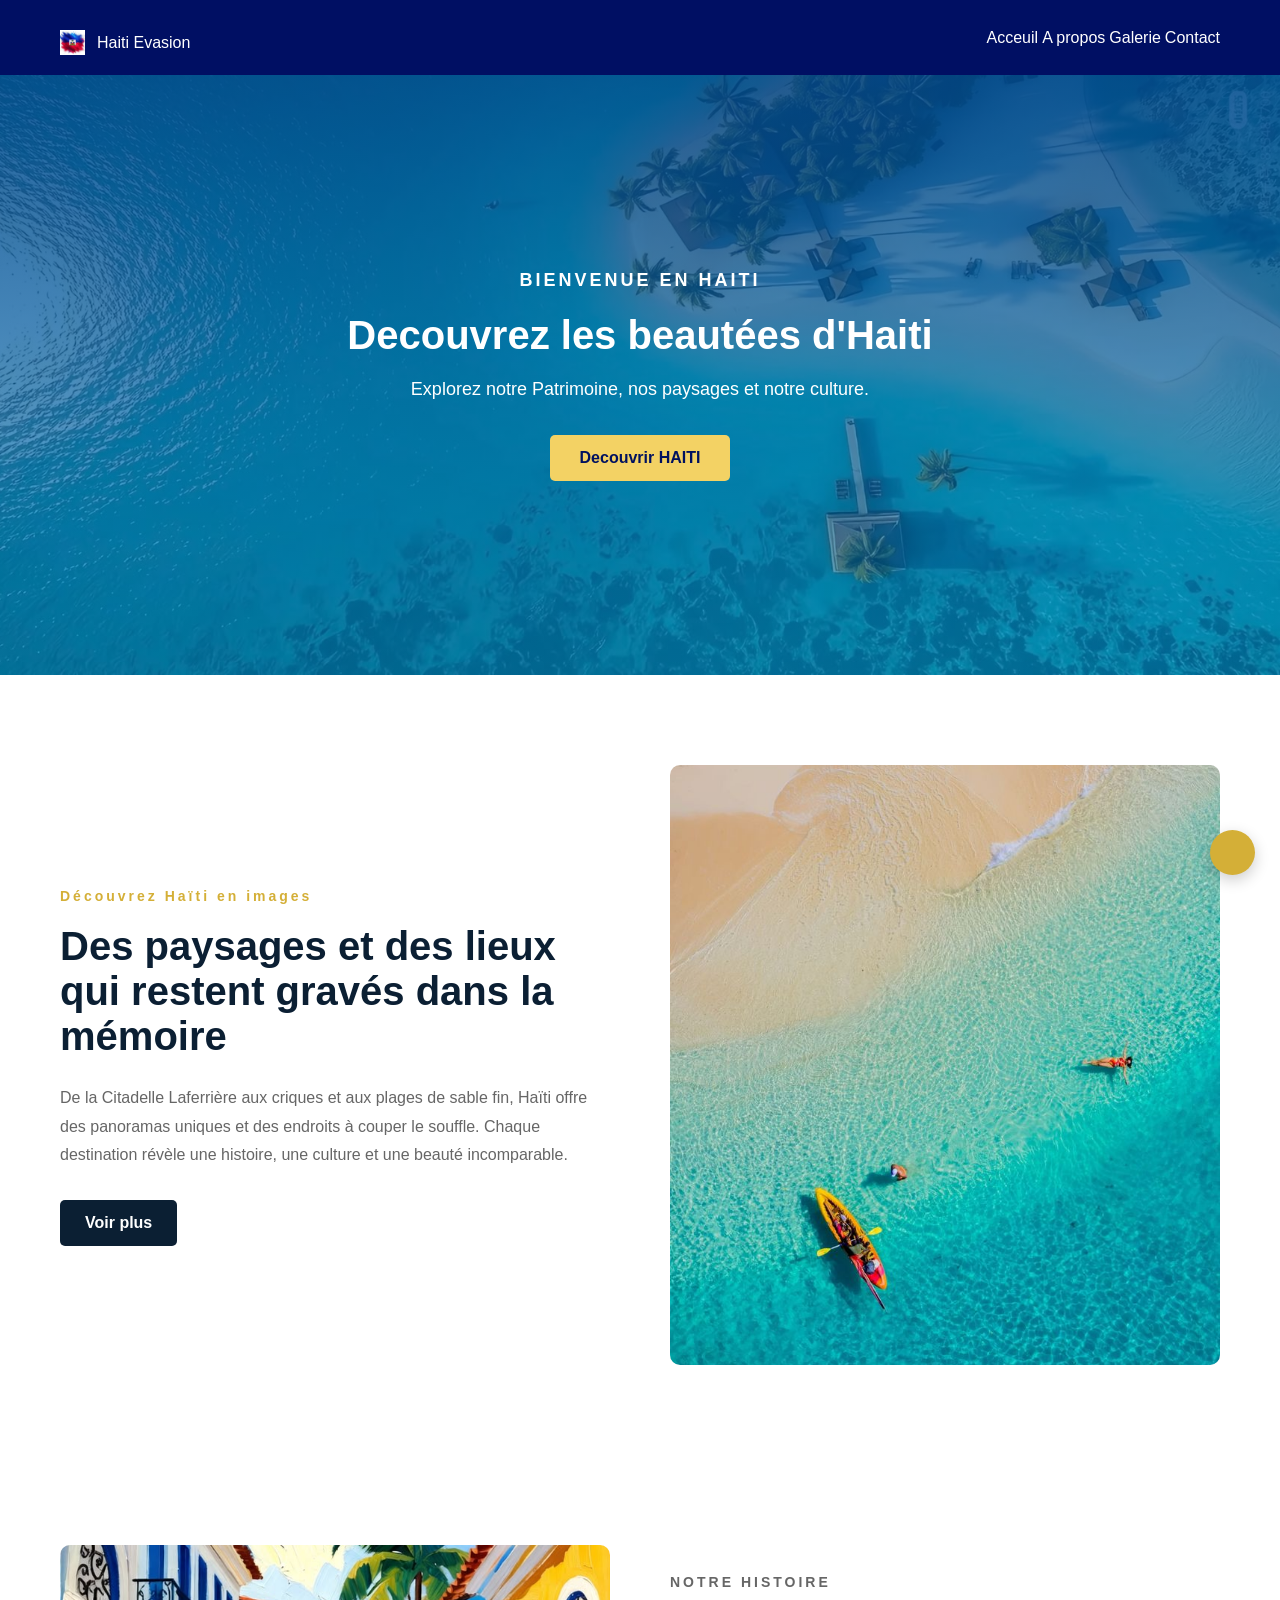
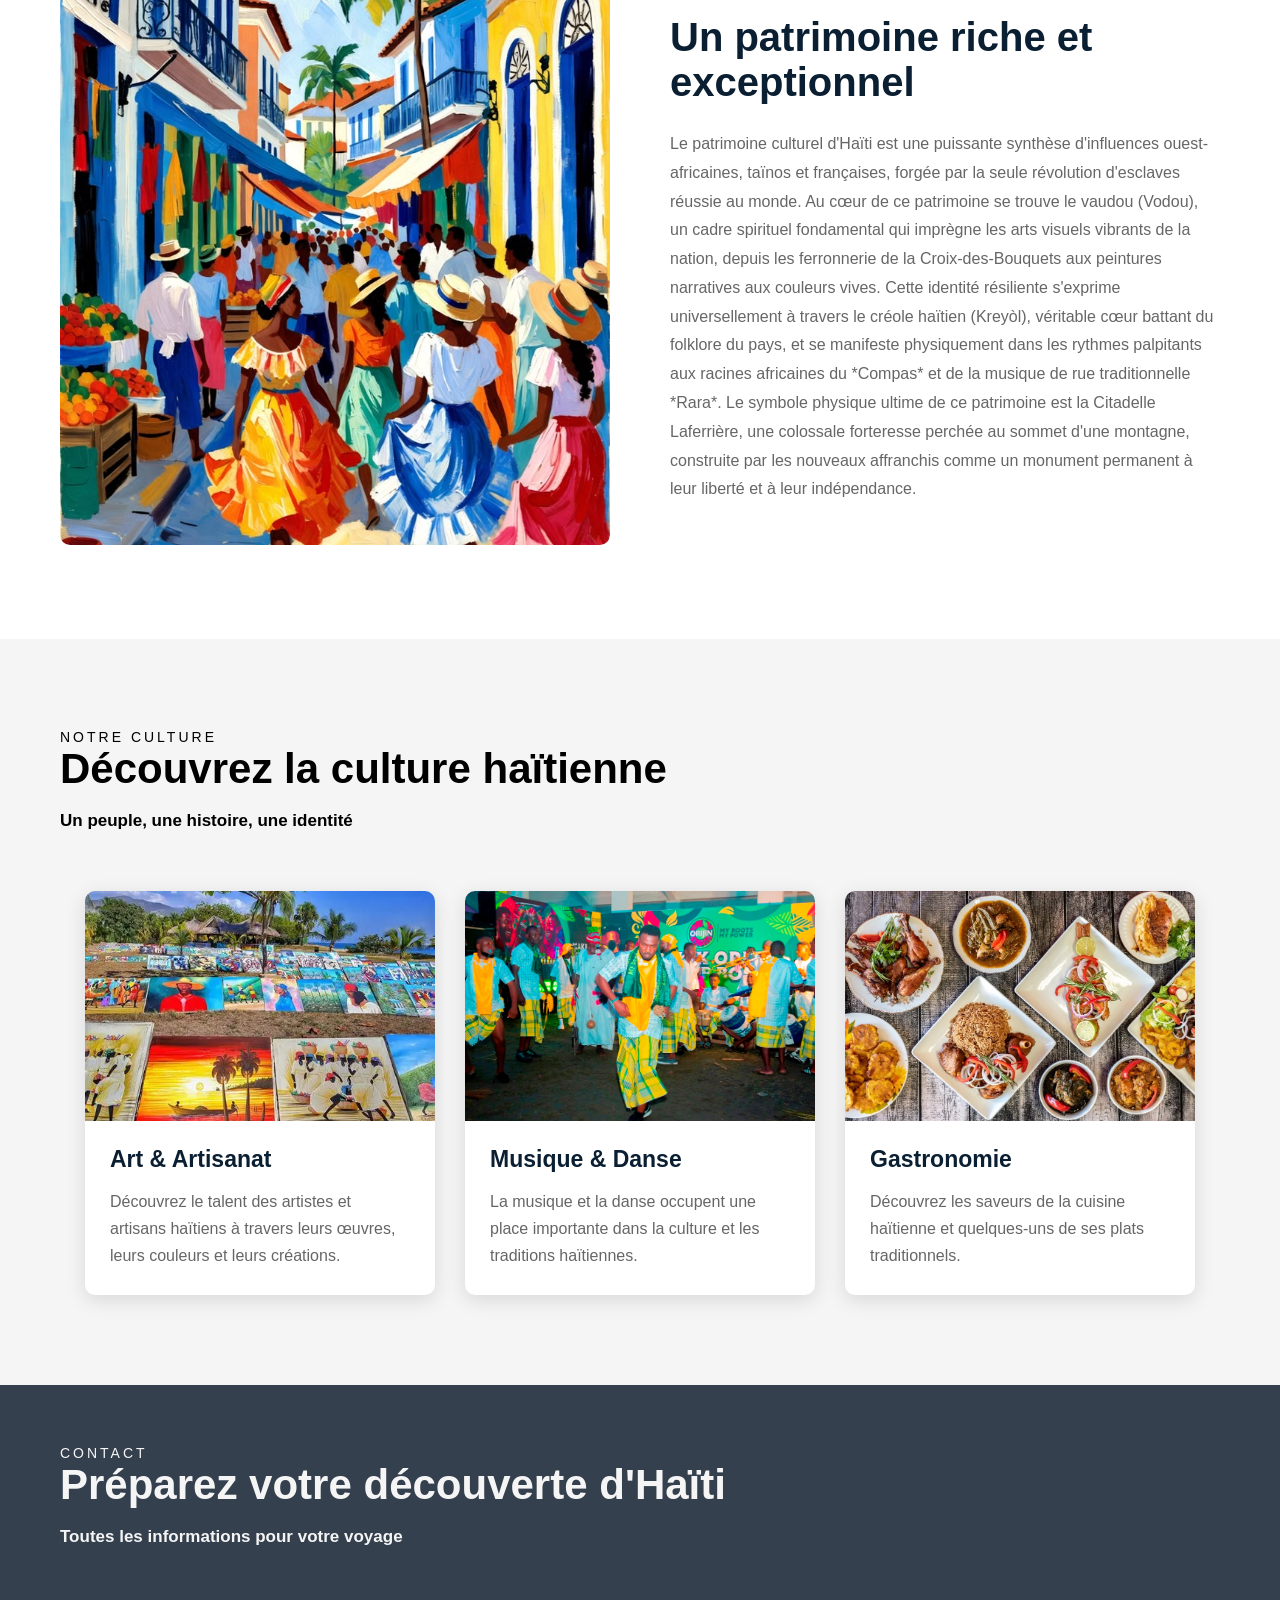
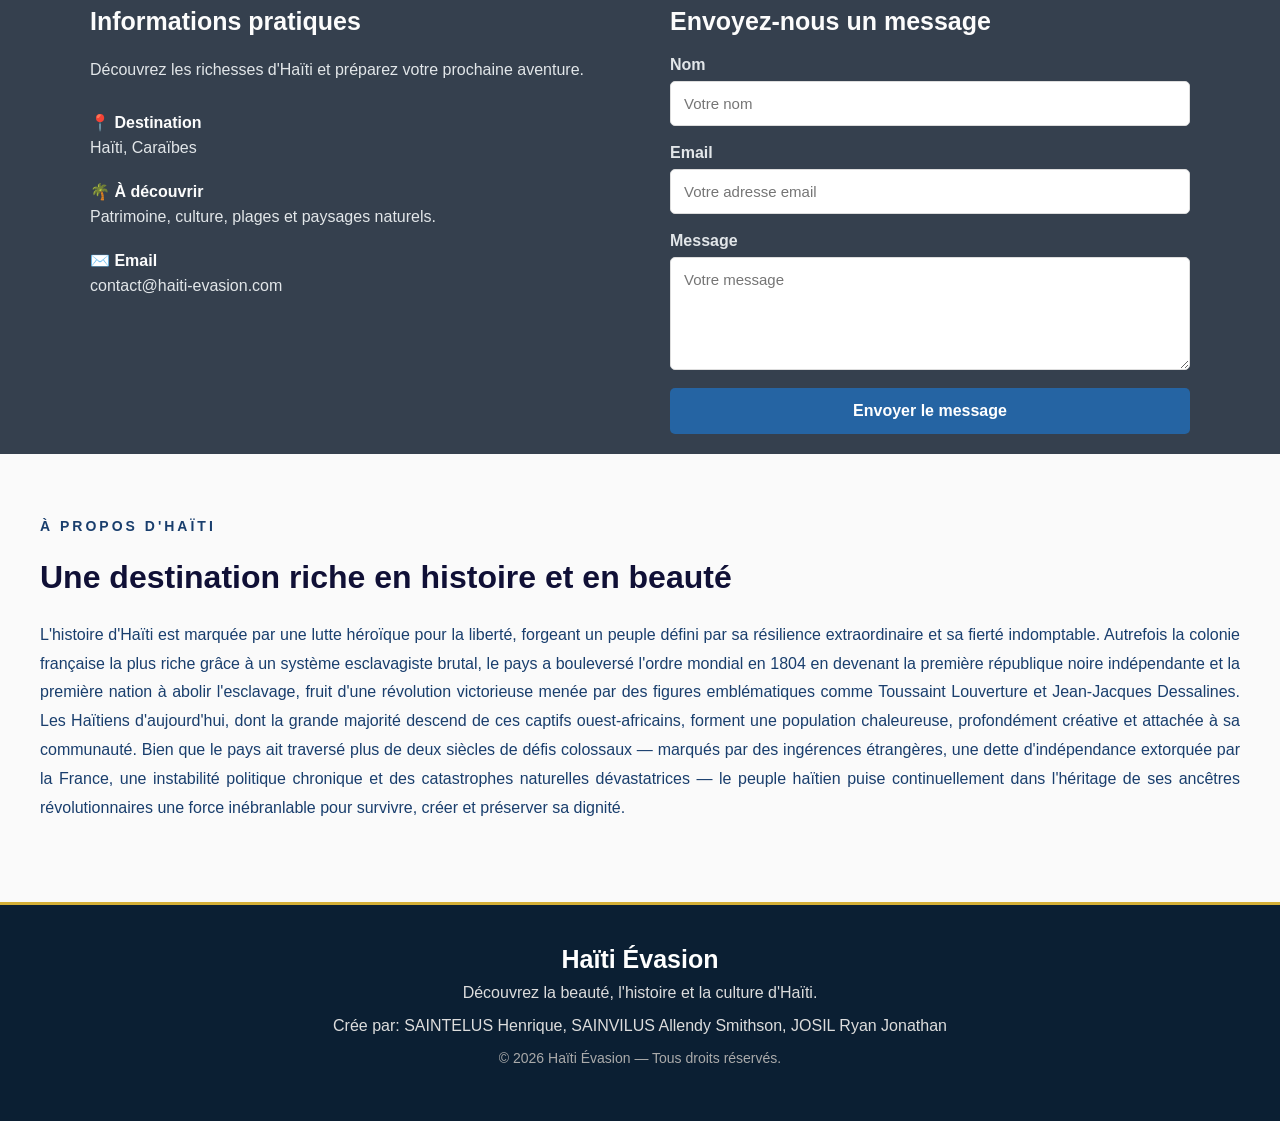
<file: index.html>
<!DOCTYPE html>
<html lang="fr">
<head>
    <meta charset="UTF-8">
    <meta name="viewport" content="width=device-width, initial-scale=1.0">
    <title>Haiti Evasion</title>

    <link rel="stylesheet" href="style.css">
</head>
<body>
    <!-- Barre de navigation-->
     <header>
        <nav class="navbar">
            <div id="logo">
                <img src="pics/imageslg.jpg" alt="">
                <p id="hti"> Haiti Evasion</p>
            </div>

            <div class="nav-links">
                <p><a href="#acceuil">Acceuil</a></p>
                <!--<p><a href="#Destinations">Destinations</a></p>-->
               <!-- <p><a href="#Patrimoine">Patrimoine</a></p>-->
                <!--<p><a href="#culture">Culture</a></p>-->
                <p><a href="#about">A propos</a></p>
                <p><a href="galery.html">Galerie</a></p>
                <p><a href="#contact">Contact</a></p>
            </div>

        </nav>
     </header>
     <!-- Contenu temporaire-->
      <main>

        <section id="acceuil" class="hero">
            <div class="hero-content">
                <p class="hero-small">BIENVENUE EN HAITI</p>

    <h1> Decouvrez les beautées d'Haiti</h1>

    <p>Explorez notre Patrimoine, nos paysages et notre culture.</p>
    <a href="part.html" class="hero-button"> Decouvrir HAITI</a>
    
    </div>
    </section>

    <!-- Section Destinations -->
<section id="destinations" class="destinations">

   
    <div class="destinations-container">
        <div class="destinations-content">
            <p class="patrimoine-small">
                Découvrez Haïti en images
            </p>

            <h2>Des paysages et des lieux qui restent gravés dans la mémoire</h2>
            <p>
                De la Citadelle Laferrière aux criques et aux plages de sable fin,
                Haïti offre des panoramas uniques et des endroits à couper le souffle.
                Chaque destination révèle une histoire, une culture et une beauté incomparable.
            </p>
            <a href="galery.html" class="patrimoine-button">Voir plus</a>
        </div>

        <div class="destinations-image">
            <img src="gal_pics/HAITI 🇭🇹.jpg" alt="Vue d'Haïti">
        </div>
    </div>

</section>

<!-- =========================
     SECTION PATRIMOINE
     ========================= -->

<section id="patrimoine" class="patrimoine">

    <div class="patrimoine-container">

        <!-- Image -->

        <div class="patrimoine-image">

            <img
                src="Streets of Rhythm.jpg"
                alt="Palais Sans-Souci"
            >

        </div>


        <!-- Texte -->

        <div class="patrimoine-content">

            <p class="patrimoine-small">
                NOTRE HISTOIRE
            </p>

            <h2>
                Un patrimoine riche et exceptionnel
            </h2>

            <p>
               Le patrimoine culturel d'Haïti est une puissante synthèse d'influences ouest-africaines, taïnos et françaises, forgée par la seule révolution d'esclaves réussie au monde. Au cœur de ce patrimoine se trouve le vaudou (Vodou), un cadre spirituel fondamental qui imprègne les arts visuels vibrants de la nation, depuis les ferronnerie de la Croix-des-Bouquets aux peintures narratives aux couleurs vives. Cette identité résiliente s'exprime universellement à travers le créole haïtien (Kreyòl), véritable cœur battant du folklore du pays, et se manifeste physiquement dans les rythmes palpitants aux racines africaines du *Compas* et de la musique de rue traditionnelle *Rara*. Le symbole physique ultime de ce patrimoine est la Citadelle Laferrière, une colossale forteresse perchée au sommet d'une montagne, construite par les nouveaux affranchis comme un monument permanent à leur liberté et à leur indépendance.
            </p>

            <!--<a href="#destinations" class="patrimoine-button">-->

        </div>

    </div>

</section>

<!-- =========================
     SECTION CULTURE
     ========================= -->

<section id="culture" class="culture">

    <div class="section-title">

        <p>
            NOTRE CULTURE
        </p>

        <h2>
            Découvrez la culture haïtienne
        </h2>

        <span></span>

        <h3>
            Un peuple, une histoire, une identité
        </h3>

    </div>


    <div class="culture-container">


        <!-- CARTE 1 -->

        <div class="culture-card">

            <img
                src="art.jpg"
                alt="Art et artisanat haïtien"
            >

            <div class="culture-content">

                <h3>
                    Art & Artisanat
                </h3>

                <p>
                    Découvrez le talent des artistes et
                    artisans haïtiens à travers leurs œuvres,
                    leurs couleurs et leurs créations.
                </p>

            </div>

        </div>


        <!-- CARTE 2 -->

        <div class="culture-card">

            <img
                src="musique.jpg"
                alt="Musique et danse haïtienne"
            >

            <div class="culture-content">

                <h3>
                    Musique & Danse
                </h3>

                <p>
                    La musique et la danse occupent une place
                    importante dans la culture et les traditions
                    haïtiennes.
                </p>

            </div>

        </div>


        <!-- CARTE 3 -->

        <div class="culture-card">

            <img
                src="gastronomie.jpg"
                alt="Gastronomie haïtienne"
            >

            <div class="culture-content">

                <h3>
                    Gastronomie
                </h3>

                <p>
                    Découvrez les saveurs de la cuisine
                    haïtienne et quelques-uns de ses plats
                    traditionnels.
                </p>

            </div>

        </div>


    </div>

</section>
<!-- fin de Culture -->





<!-- CONTACT -->

<section id="contact" class="contact">

    <!-- ton code Contact ici -->

</section>

<!-- =========================
     SECTION CONTACT
     ========================= -->

<section id="contact" class="contact">

    <div class="s">

        <p>
            CONTACT
        </p>

        <h2>
            Préparez votre découverte d'Haïti
        </h2>

        <span></span>

        <h3>
            Toutes les informations pour votre voyage
        </h3>

    </div>


    <div class="contact-container">


        <!-- INFORMATIONS -->

        <div class="contact-info">

            <h3>
                Informations pratiques
            </h3>

            <p>
                Découvrez les richesses d'Haïti et
                préparez votre prochaine aventure.
            </p>

            <div class="info-item">

                <h4>
                    📍 Destination
                </h4>

                <p>
                    Haïti, Caraïbes
                </p>

            </div>


            <div class="info-item">

                <h4>
                    🌴 À découvrir
                </h4>

                <p>
                    Patrimoine, culture, plages et
                    paysages naturels.
                </p>

            </div>


            <div class="info-item">

                <h4>
                    ✉️ Email
                </h4>

                <p>
                    contact@haiti-evasion.com
                </p>

            </div>

        </div>


        <!-- FORMULAIRE -->

        <div class="contact-form">

            <h3>
                Envoyez-nous un message
            </h3>

            <form>

                <label for="nom">
                    Nom
                </label>

                <input
                    type="text"
                    id="nom"
                    placeholder="Votre nom"
                >


                <label for="email">
                    Email
                </label>

                <input
                    type="email"
                    id="email"
                    placeholder="Votre adresse email"
                >


                <label for="message">
                    Message
                </label>

                <textarea
                    id="message"
                    rows="5"
                    placeholder="Votre message"
                ></textarea>


                <button type="submit">
                    Envoyer le message
                </button>

            </form>

        </div>


    </div>

</section>


<!-- SECTION À PROPOS -->

<section id="about"    class="about">

    <div class="about-container">

        <div class="about-content">

            <p class="about-small">À PROPOS D'HAÏTI</p>

            <h2>Une destination riche en histoire et en beauté</h2>


            <p>
                L'histoire d'Haïti est marquée par une lutte héroïque pour la liberté, forgeant un peuple défini par sa résilience extraordinaire et sa fierté indomptable. Autrefois la colonie française la plus riche grâce à un système esclavagiste brutal, le pays a bouleversé l'ordre mondial en 1804 en devenant la première république noire indépendante et la première nation à abolir l'esclavage, fruit d'une révolution victorieuse menée par des figures emblématiques comme Toussaint Louverture et Jean-Jacques Dessalines. Les Haïtiens d'aujourd'hui, dont la grande majorité descend de ces captifs ouest-africains, forment une population chaleureuse, profondément créative et attachée à sa communauté. Bien que le pays ait traversé plus de deux siècles de défis colossaux — marqués par des ingérences étrangères, une dette d'indépendance extorquée par la France, une instabilité politique chronique et des catastrophes naturelles dévastatrices — le peuple haïtien puise continuellement dans l'héritage de ses ancêtres révolutionnaires une force inébranlable pour survivre, créer et préserver sa dignité.
            </p>

            <!--<a href="#destinations" class="about-button">
                Explorer Haïti
            </a>-->

        </div>

        <!--<div class="about-image">

            <img src="citadelle.jpg" alt="Paysage historique d'Haïti">

        </div>-->

    </div>

</section>
<!--Fin a propos-->
<!-- POURQUOI VISITER HAÏTI 

<section class="why-haiti">

    <div class="section-title">
        <p>POURQUOI HAÏTI ?</p>
        <h2>Une destination à découvrir</h2>
        <span></span>
        <h3>Découvrez ce qui rend Haïti unique</h3>
    </div>

    <div class="why-container">

        <div class="why-card">
            <div class="why-icon">🏛️</div>
            <h3>Patrimoine</h3>
            <p>
                Découvrez des monuments historiques
                qui témoignent de l'histoire d'Haïti.
            </p>
        </div>

        <div class="why-card">
            <div class="why-icon">🌴</div>
            <h3>Paysages</h3>
            <p>
                Explorez des plages, des montagnes,
                des cascades et des sites naturels.
            </p>
        </div>
    </div>
    </section>-->
    <!-- GALERIE 

<section id="galerie" class="galerie">

    <div class="section-title">
        <p>GALERIE</p>
        <h2>Découvrez Haïti en images</h2>
        <span></span>
        <h3>Quelques paysages et trésors de notre pays</h3>
    </div>

   <!--<div class="galerie-container">

        <div class="galerie-item">
            <img src="plage haitienne.jpg" alt="Citadelle Laferrière">
        </div>

        <div class="galerie-item">
            <img src="hotel.jacmel.jpg" alt="hotel jacmel">
        </div>

        <div class="galerie-item">
            <img src="saut.jpg" alt="Bassin Bleu">
        </div>

        <div class="galerie-item">
            <img src="paysage montageuse.jpg" alt="citadelle">
        </div>

        <div class="galerie-item">
            <img src="OIP (1).jpg" alt="Musique haïtienne">
        </div>

        <div class="galerie-item">
            <img src="gastronomie.jpg" alt="Gastronomie haïtienne">
        </div>
        <div class="galerie-item">
            <img src="touris.jpg" alt="touris">
        </div>
        
        <div class="galerie-item">
            <img src="tyty.jpg" alt="touris">
        </div>

    </div>-->

</section>
      </main>


 <!-- =========================
     FOOTER
     ========================= -->

<footer>

    <div class="footer-content">

        <h3>
            Haïti Évasion
        </h3>

        <p>
            Découvrez la beauté, l'histoire et
            la culture d'Haïti.
        </p>

        <p>
            Crée par: SAINTELUS Henrique, SAINVILUS Allendy Smithson, JOSIL Ryan Jonathan
        </p>

        <p class="copyright">
            © 2026 Haïti Évasion — Tous droits réservés.
        </p>

    </div>


</footer>

<a href="#acceuil"  class="back-to-top"></a>

    

</body>
</html>
</file>
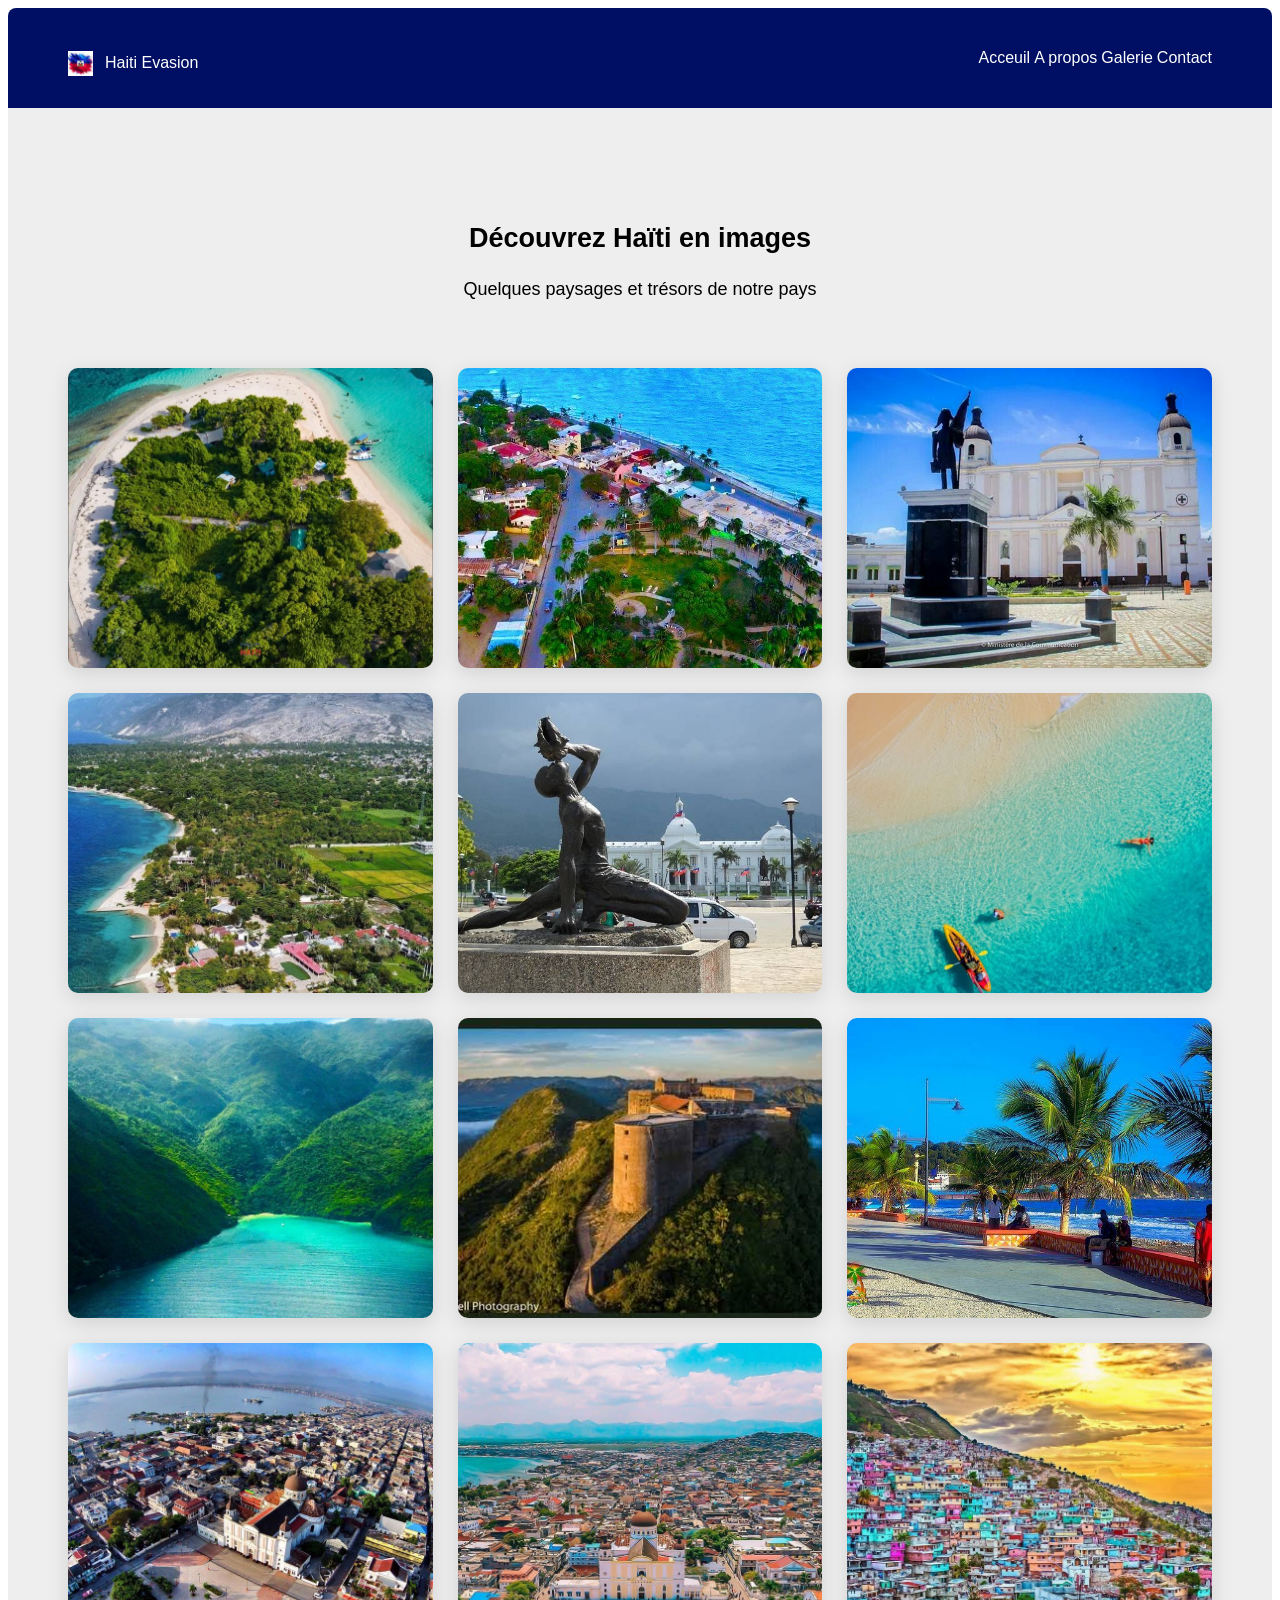
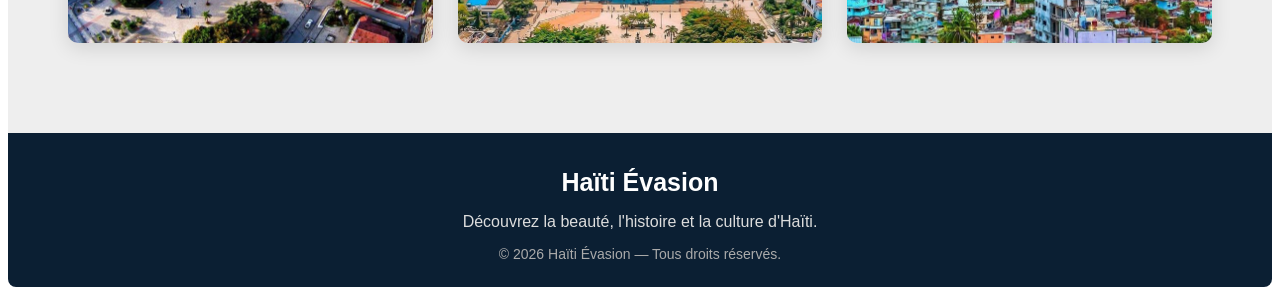
<file: galery.html>
<!DOCTYPE html>
<html lang="en">
<head>
    <meta charset="UTF-8">
    <meta name="viewport" content="width=device-width, initial-scale=1.0">
    <title>Galerie</title>
    <link rel="stylesheet" href="galery.css">
</head>


<body>
    <!-- Barre de navigation-->
     <header>
        <nav class="navbar">
            <div id="logo">
                <img src="pics/imageslg.jpg" alt="">
                <p id="hti"> Haiti Evasion</p>
            </div>

            <div class="nav-links">
                <p><a href="index.html#acceuil">Acceuil</a></p>
                <!--<p><a href="#Destinations">Destinations</a></p>-->
               <!-- <p><a href="#Patrimoine">Patrimoine</a></p>-->
                <!--<p><a href="#culture">Culture</a></p>-->
                <p><a href="index.html#about">A propos</a></p>
                <p><a href="galery.html">Galerie</a></p>
                <p><a href="index.html#contact">Contact</a></p>
            </div>

        </nav>
     </header>



    <!-- GALERIE -->

<section id="galerie" class="galerie">

    <div class="title">
        <h1>Découvrez Haïti en images</h1>
        <span></span>
        <p>Quelques paysages et trésors de notre pays</p>
    </div>

    <div class="galerie-container">

        <div class="galerie-item">
            <img src="gal_pics/1077978860822885625.jpg" alt="Citadelle Laferrière">
        </div>

        <div class="galerie-item">
            <img src="gal_pics/Cap Haitien.jpg" alt="hotel jacmel">
        </div>


        <div class="galerie-item">
            <img src="gal_pics/Cathedral (1).jpg" alt="citadelle">
        </div>

        
        <div class="galerie-item">
            <img src="gal_pics/Faces Of Haiti on Instagram_ “What makes you proud….jpg" alt="Gastronomie haïtienne">
        </div>
        <div class="galerie-item">
            <img src="gal_pics/Follow for more @prettybarbies_.jpg" alt="touris">
        </div>

        
        <div class="galerie-item">
            <img src="gal_pics/HAITI 🇭🇹.jpg" alt="touris">
        </div>


        <div class="galerie-item">
            <img src="gal_pics/Haiti.jpg" alt="touris">
        </div>


        <div class="galerie-item">
            <img src="gal_pics/images.jpg" alt="touris">
        </div>


        <div class="galerie-item">
            <img src="gal_pics/The port of Jacmel, south of Haiti_.jpg" alt="touris">
        </div>


        <div class="galerie-item">
            <img src="gal_pics/The real Haiti! (1).jpg" alt="touris">
        </div>


        <div class="galerie-item">
            <img src="gal_pics/The vibrant colors of Haiti with an upgraded Cathedral facade in yellow 🤔🌈  📸 Another great drone shot by @malfiniphotography.jpg" alt="touris">
        </div>

        <div class="galerie-item">
            <img src="gal_pics/Tribute to Haiti 🇭🇹…”.jpg" alt="touris">
        </div>


    </div>

</section>
      </main>

<!-- =========================
     FOOTER
     ========================= -->

<footer>

    <div class="footer-content">

        <h3>
            Haïti Évasion
        </h3>

        <p>
            Découvrez la beauté, l'histoire et
            la culture d'Haïti.
        </p>

        <p class="copyright">
            © 2026 Haïti Évasion — Tous droits réservés.
        </p>

    </div>


</footer>

</body>
</html>
</file>
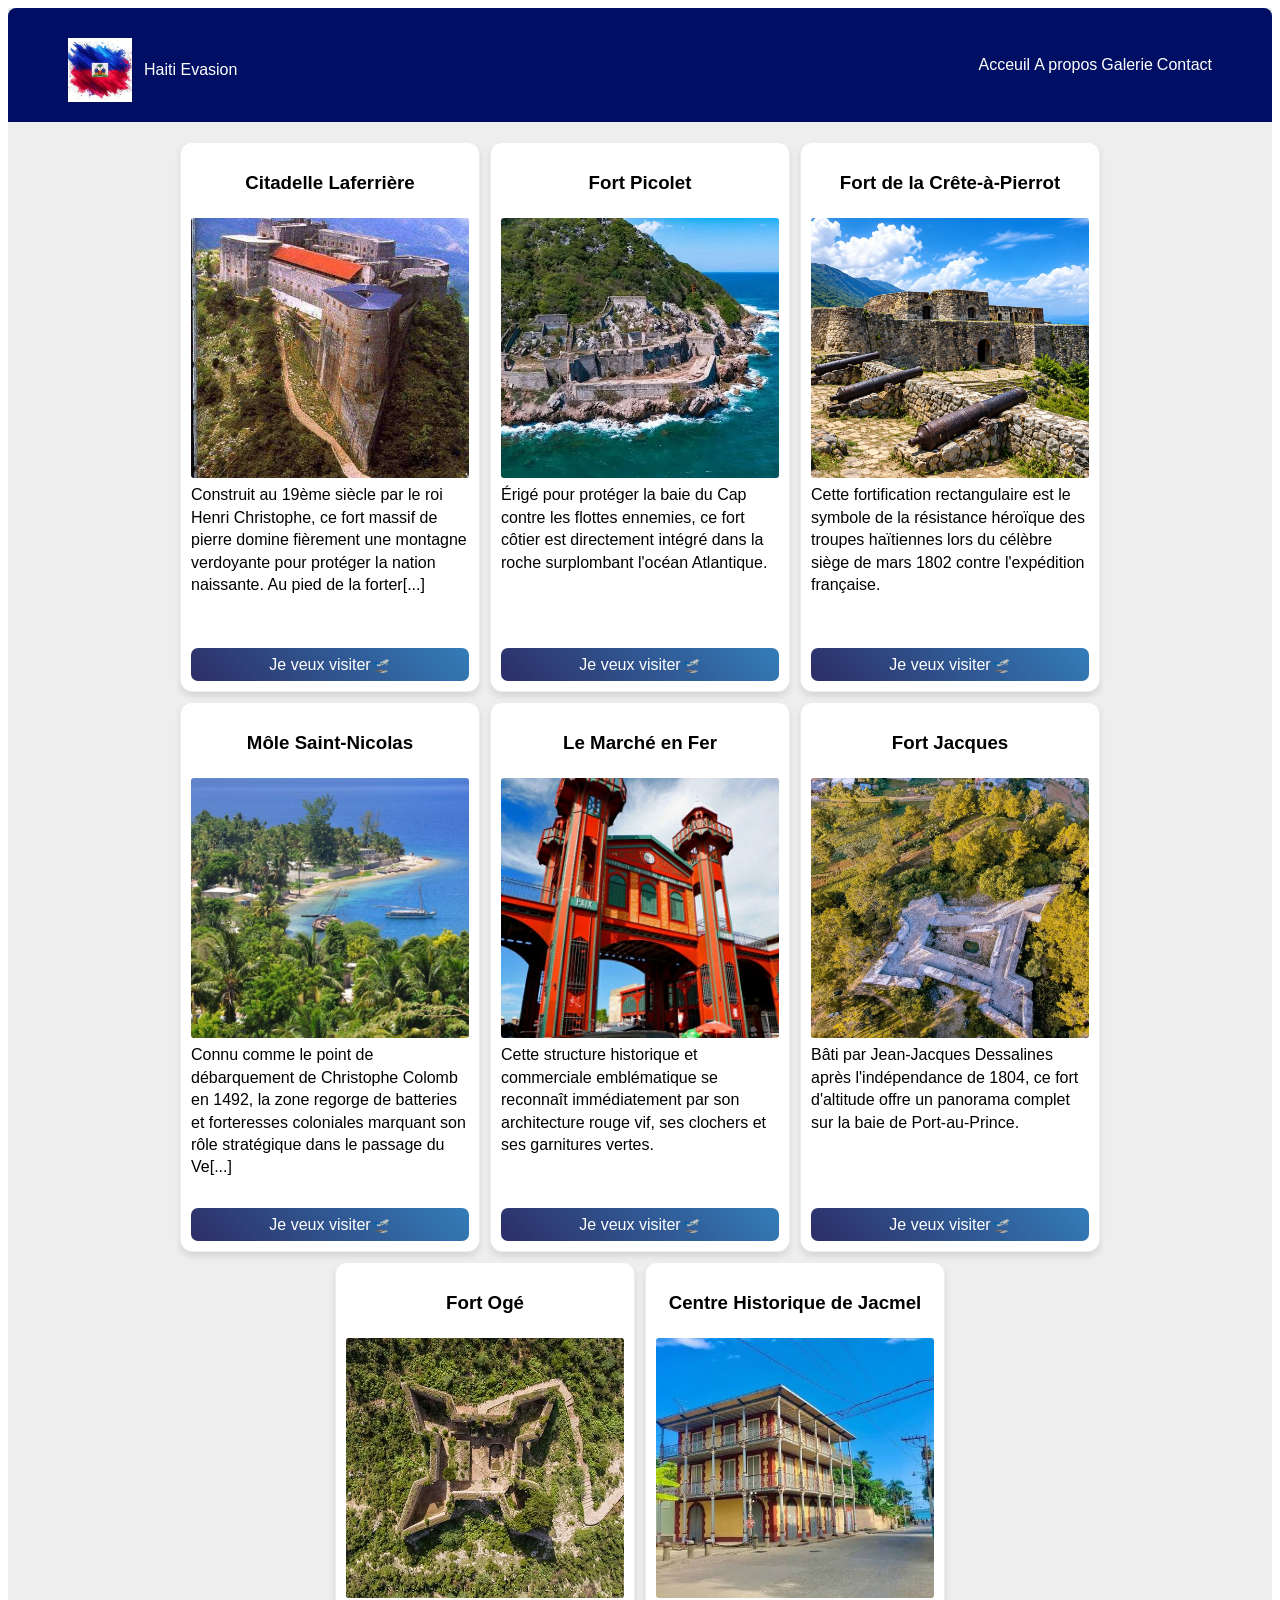
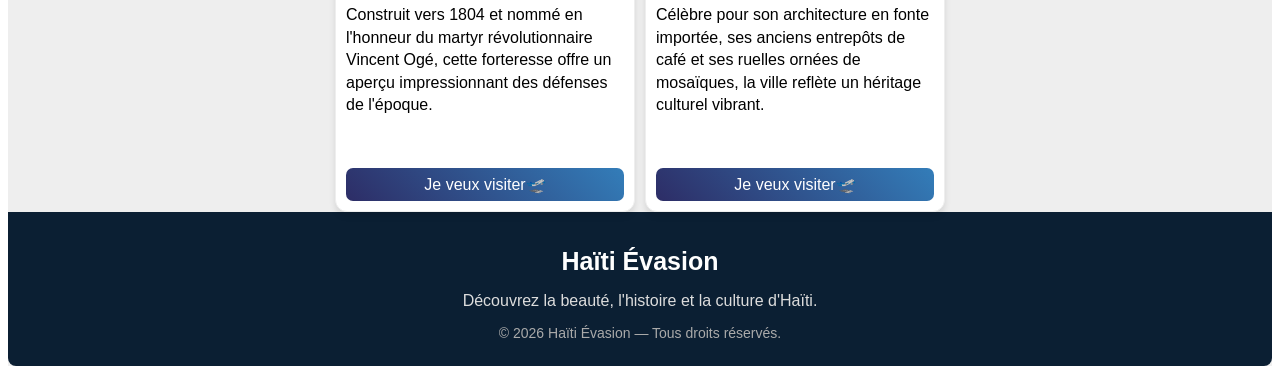
<file: part.html>
<!DOCTYPE html>
<html lang="en">
<head>
    <meta charset="UTF-8">
    <meta name="viewport" content="width=device-width, initial-scale=1.0">
    <link rel="stylesheet" href="pstyle.css" >
    <title>Haïti</title>
</head>
<body>
    <div id="c">
            <!-- Barre de navigation-->
            <header>
                <nav class="navbar">
                    <div id="logo">
                        <img src="pics/imageslg.jpg" alt="">
                        <p id="hti"> Haiti Evasion</p>
                    </div>

                    <div class="nav-links">
                        <p><a href="index.html#acceuil">Acceuil</a></p>
                        <!--<p><a href="#Destinations">Destinations</a></p>-->
                    <!-- <p><a href="#Patrimoine">Patrimoine</a></p>-->
                        <!--<p><a href="#culture">Culture</a></p>-->
                        <p><a href="index.html#about">A propos</a></p>
                        <p><a href="galery.html">Galerie</a></p>
                        <p><a href="index.html#contact">Contact</a></p>
                    </div>

                </nav>
            </header>

            <div id="content">
                <!--Citadelle Laferrière info-->
                <div class="card">
                    <div class="texthd">
                        <h3>Citadelle Laferrière</h3>
                    </div>
                    <img src="pics/La citadelle laferriere.jpg" alt="Môles saint NIcolas">
                    <p>
                    Construit au 19ème siècle par le roi Henri Christophe, ce fort massif de pierre domine fièrement une montagne verdoyante pour protéger la nation naissante. Au pied de la forter[...]
                    </p>
                    <a href="https://maps.app.goo.gl/TadeB9e4aFGahVKv9">Je veux visiter🛫</a>
                </div>

                <!--Fort Picolet info-->
                <div class="card">
                    <h3>Fort Picolet</h3>
                    <img src="pics/Fort Picolet _ Real Journey Travels.jpg">
                    <p>
                        Érigé pour protéger la baie du Cap contre les flottes ennemies, ce fort côtier est directement intégré dans la roche surplombant l'océan Atlantique.
                    </p>
                    <a href="https://maps.app.goo.gl/rUKLkWskTdZ9SHus8">Je veux visiter🛫</a>
                </div>

                <!--Fort de la Crête-à-Pierrot-->
                <div class="card">
                    <h3>Fort de la Crête-à-Pierrot</h3>
                    <img src="pics/enhanced_fortress.jpg" alt="Fort de la Crête-à-Pierrot">
                    <p>
                        Cette fortification rectangulaire est le symbole de la résistance héroïque des troupes haïtiennes lors du célèbre siège de mars 1802 contre l'expédition française. 
                    </p>
                    <a href="https://maps.app.goo.gl/ksNGVNyFqbQbYh1S6">Je veux visiter🛫</a>
                </div>
            
                <!--Môle Saint-Nicolas-->
                <div class="card">
                    <h3>Môle Saint-Nicolas</h3>
                    <img src="pics/104 Mole St_ Nicolas, Haiti.jpg" alt="Môles saint NIcolas">
                    <p>
                        Connu comme le point de débarquement de Christophe Colomb en 1492, la zone regorge de batteries et forteresses coloniales marquant son rôle stratégique dans le passage du Ve[...]
                    </p>
                    <a href="https://maps.app.goo.gl/2ALmezxFQiDWwnpi6">Je veux visiter🛫</a>
                </div>
                
                
                <!--Le Marché en Fer-->
                <div class="card">
                    <h3>Le Marché en Fer</h3>
                    <img src="pics/Pot au Prince Haiti market - Copy.jpg" alt="Le Marché en Fer">
                    <p>
                    Cette structure historique et commerciale emblématique se reconnaît immédiatement par son architecture rouge vif, ses clochers et ses garnitures vertes.  
                    </p>
                    <a href="https://maps.app.goo.gl/iHZwVGscnKsMFkdi6">Je veux visiter🛫</a>
                </div>
                
                
                <!--Fort Jacques-->
                <div class="card">
                    <h3>Fort Jacques</h3>
                    <img src="pics/haiti_haiti--fort-jacques-et-fort-alexandre_1707064676.webp" alt="Fort Jacques">
                    <p>
                    Bâti par Jean-Jacques Dessalines après l'indépendance de 1804, ce fort d'altitude offre un panorama complet sur la baie de Port-au-Prince. 
                    </p>
                    <a href="https://maps.app.goo.gl/96Uafqkp9E4V6hZ68">Je veux visiter🛫</a>
                </div>
                
                <!--Fort Ogé-->
                <div class="card">
                    <h3>Fort Ogé</h3>
                    <img src="pics/Fort Décidé — in Dessalines_.jpg" alt="Fort Ogé">
                    <p>
                    Construit vers 1804 et nommé en l'honneur du martyr révolutionnaire Vincent Ogé, cette forteresse offre un aperçu impressionnant des défenses de l'époque. 
                    </p>
                    <a href="https://maps.app.goo.gl/tugAUQ7GWRURG5bz8">Je veux visiter🛫</a>
                </div>
            
                <!--Centre Historique de Jacmel-->
                <div class="card">
                    <h3>Centre Historique de Jacmel</h3>
                    <img src="pics/images.jpg" alt="Centre Historique de Jacmel">
                    <p>
                    Célèbre pour son architecture en fonte importée, ses anciens entrepôts de café et ses ruelles ornées de mosaïques, la ville reflète un héritage culturel vibrant. 
                    </p>
                    <a href="https://maps.app.goo.gl/ZLAFnf6ANUxzUNzz9">Je veux visiter🛫</a>
                </div>


            </div>

            <!-- =========================
            FOOTER
            ========================= -->

        <footer>

            <div class="footer-content">

                <h3>
                    Haïti Évasion
                </h3>

                <p>
                    Découvrez la beauté, l'histoire et
                    la culture d'Haïti.
                </p>

                <p class="copyright">
                    © 2026 Haïti Évasion — Tous droits réservés.
                </p>

    </div>


    </footer>
</div>
</body>
</html>
</file>
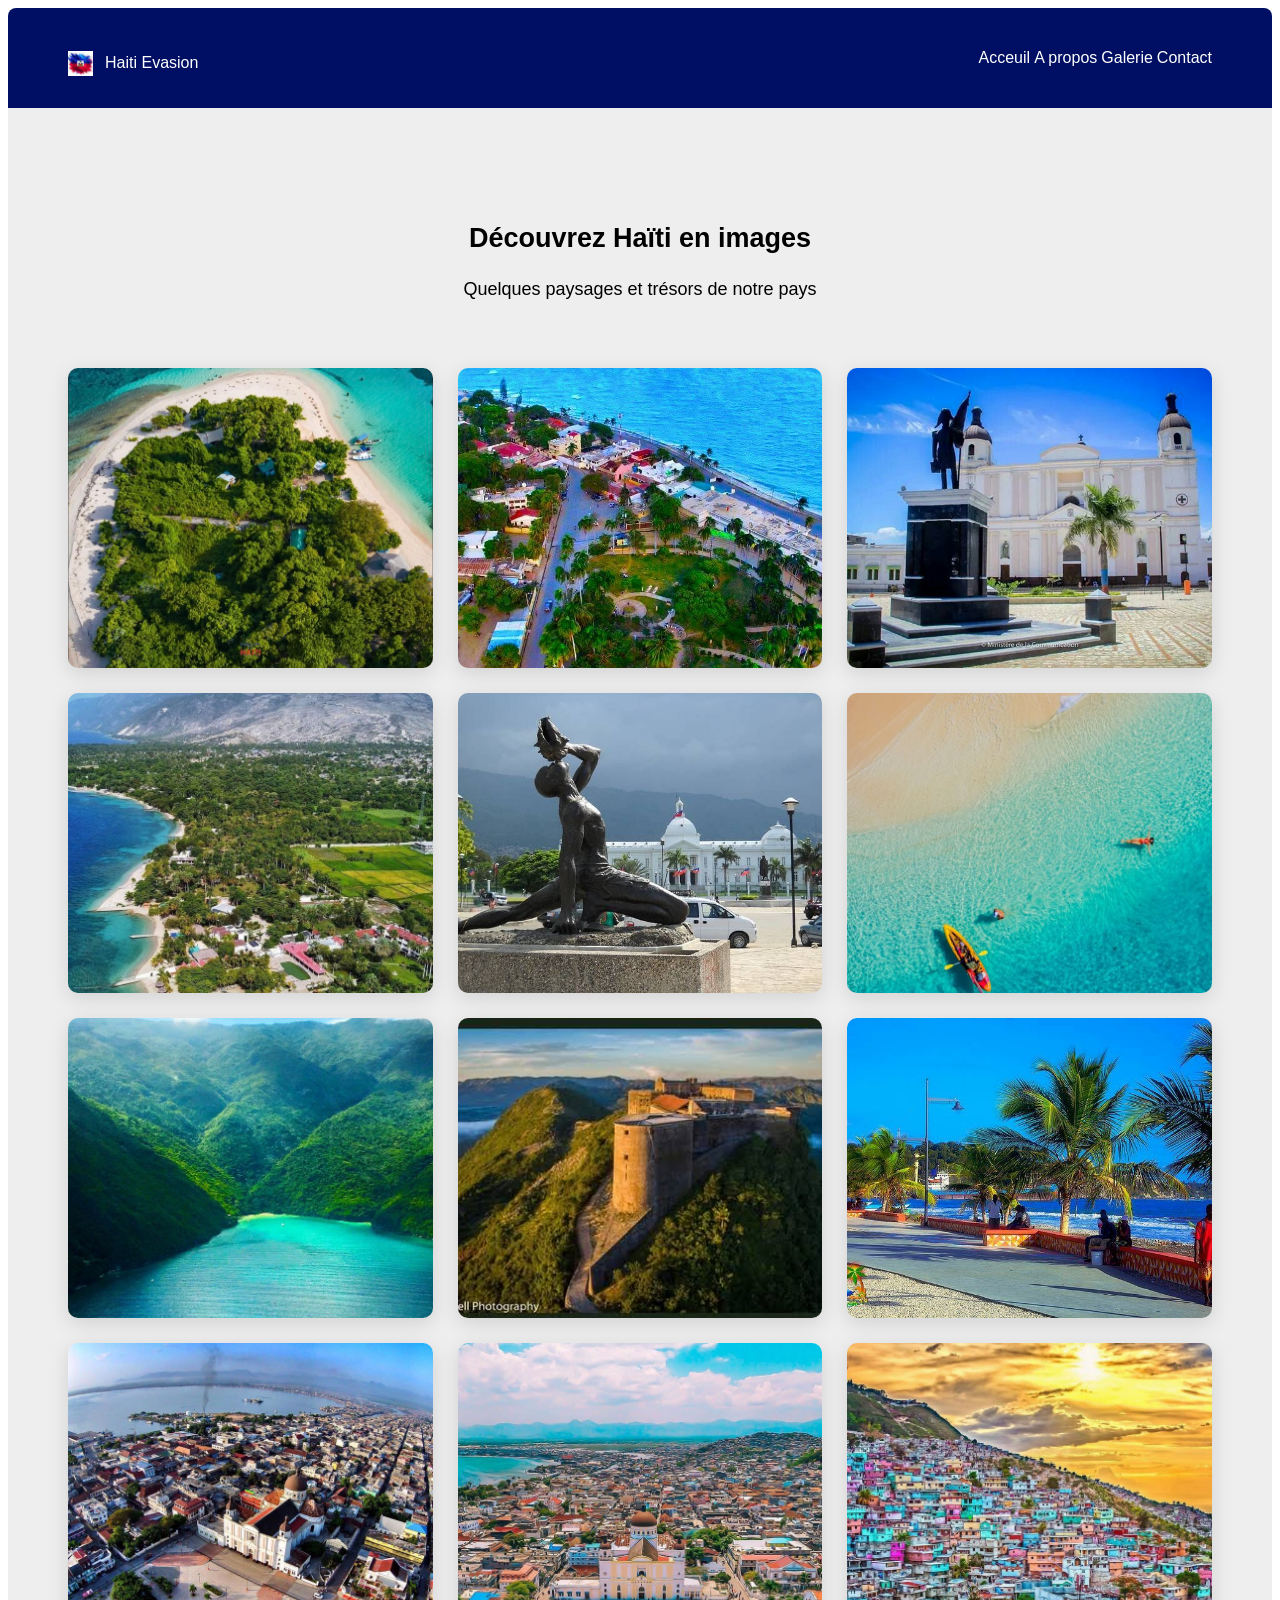
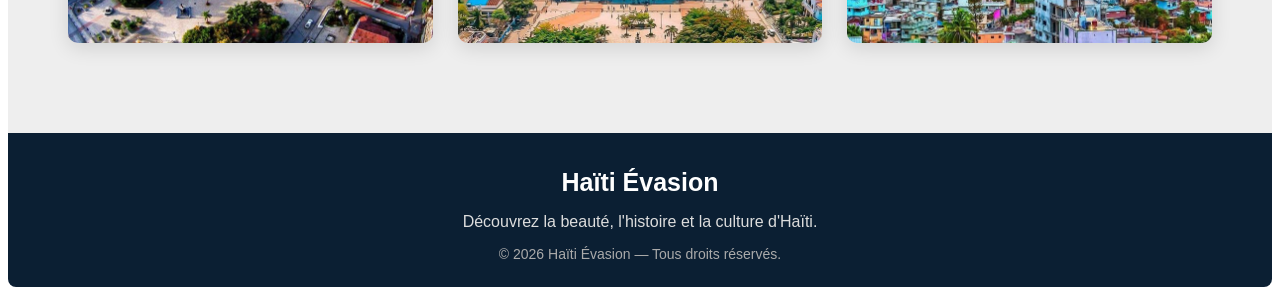
<file: final/haiti-evasion/galery.html>
<!DOCTYPE html>
<html lang="en">
<head>
    <meta charset="UTF-8">
    <meta name="viewport" content="width=device-width, initial-scale=1.0">
    <title>Galerie</title>
    <link rel="stylesheet" href="galery.css">
</head>


<body>
    <!-- Barre de navigation-->
     <header>
        <nav class="navbar">
            <div id="logo">
                <img src="pics/imageslg.jpg" alt="">
                <p id="hti"> Haiti Evasion</p>
            </div>

            <div class="nav-links">
                <p><a href="index.html">Acceuil</a></p>
                <!--<p><a href="#Destinations">Destinations</a></p>-->
               <!-- <p><a href="#Patrimoine">Patrimoine</a></p>-->
                <!--<p><a href="#culture">Culture</a></p>-->
                <p><a href="index.html #about">A propos</a></p>
                <p><a href="galery.html">Galerie</a></p>
                <p><a href="index.html #contact">Contact</a></p>
            </div>

        </nav>
     </header>



    <!-- GALERIE -->

<section id="galerie" class="galerie">

    <div class="title">
        <h1>Découvrez Haïti en images</h1>
        <span></span>
        <p>Quelques paysages et trésors de notre pays</p>
    </div>

    <div class="galerie-container">

        <div class="galerie-item">
            <img src="gal_pics/1077978860822885625.jpg" alt="Citadelle Laferrière">
        </div>

        <div class="galerie-item">
            <img src="gal_pics/Cap Haitien.jpg" alt="hotel jacmel">
        </div>


        <div class="galerie-item">
            <img src="gal_pics/Cathedral (1).jpg" alt="citadelle">
        </div>

        
        <div class="galerie-item">
            <img src="gal_pics/Faces Of Haiti on Instagram_ “What makes you proud….jpg" alt="Gastronomie haïtienne">
        </div>
        <div class="galerie-item">
            <img src="gal_pics/Follow for more @prettybarbies_.jpg" alt="touris">
        </div>

        
        <div class="galerie-item">
            <img src="gal_pics/HAITI 🇭🇹.jpg" alt="touris">
        </div>


        <div class="galerie-item">
            <img src="gal_pics/Haiti.jpg" alt="touris">
        </div>


        <div class="galerie-item">
            <img src="gal_pics/images.jpg" alt="touris">
        </div>


        <div class="galerie-item">
            <img src="gal_pics/The port of Jacmel, south of Haiti_.jpg" alt="touris">
        </div>


        <div class="galerie-item">
            <img src="gal_pics/The real Haiti! (1).jpg" alt="touris">
        </div>


        <div class="galerie-item">
            <img src="gal_pics/The vibrant colors of Haiti with an upgraded Cathedral facade in yellow 🤔🌈  📸 Another great drone shot by @malfiniphotography.jpg" alt="touris">
        </div>

        <div class="galerie-item">
            <img src="gal_pics/Tribute to Haiti 🇭🇹…”.jpg" alt="touris">
        </div>


    </div>

</section>
      </main>

<!-- =========================
     FOOTER
     ========================= -->

<footer>

    <div class="footer-content">

        <h3>
            Haïti Évasion
        </h3>

        <p>
            Découvrez la beauté, l'histoire et
            la culture d'Haïti.
        </p>

        <p class="copyright">
            © 2026 Haïti Évasion — Tous droits réservés.
        </p>

    </div>


</footer>

</body>
</html>
</file>
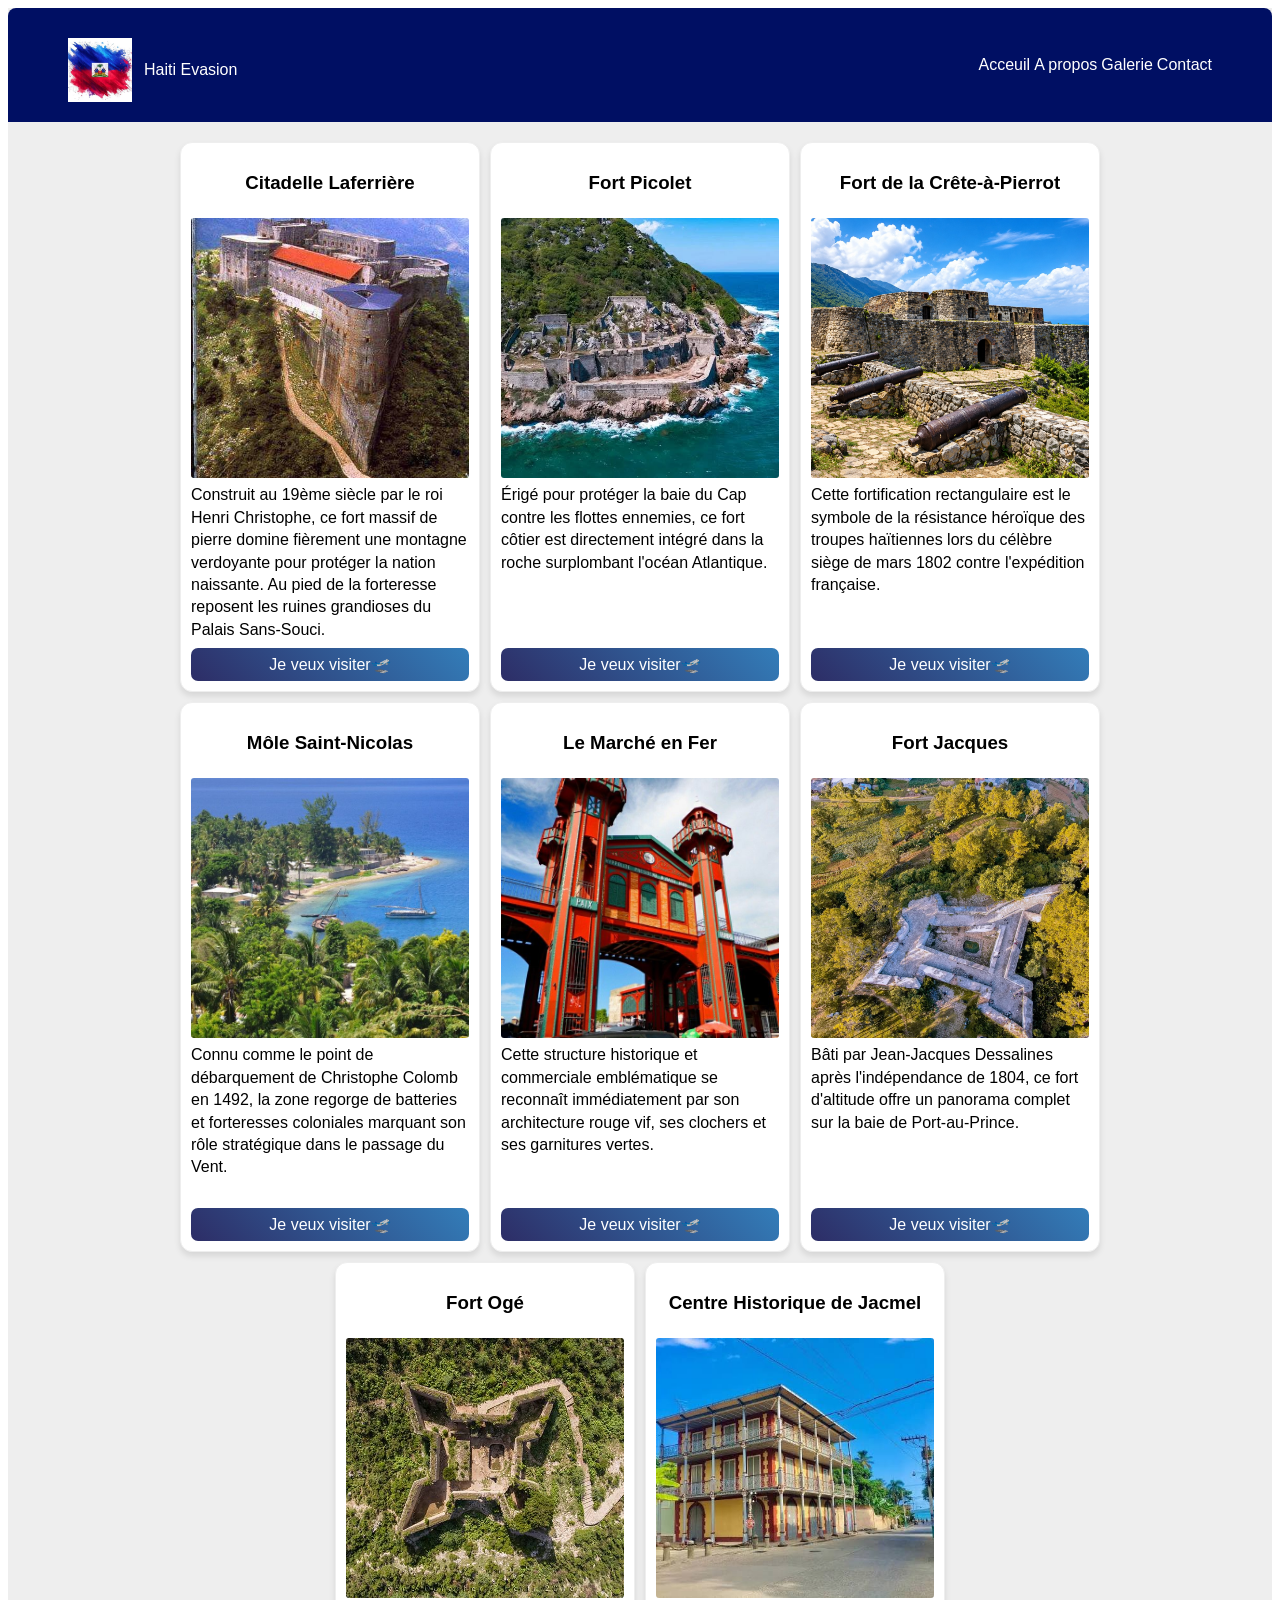
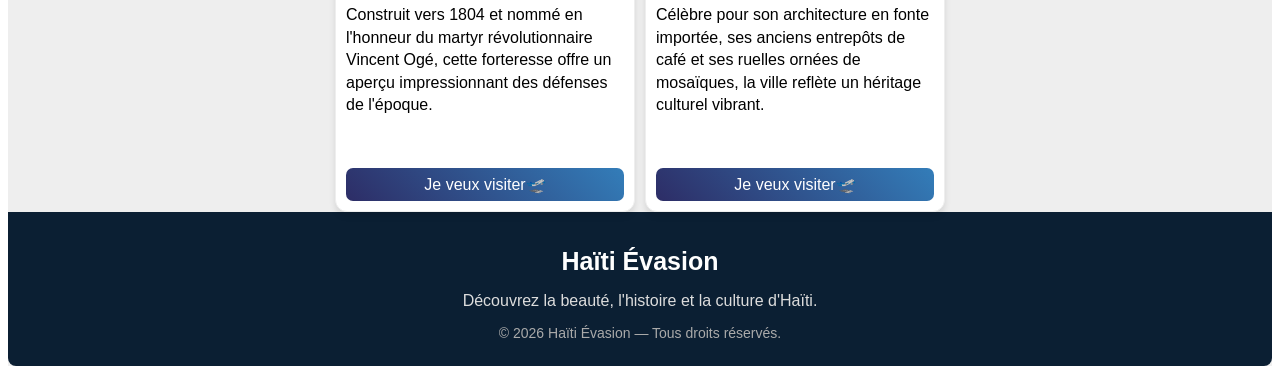
<file: final/haiti-evasion/part.html>
<!DOCTYPE html>
<html lang="en">
<head>
    <meta charset="UTF-8">
    <meta name="viewport" content="width=device-width, initial-scale=1.0">
    <link rel="stylesheet" href="pstyle.css" >
    <title>Haïti</title>
</head>
<body>
    <div id="c">
            <!-- Barre de navigation-->
            <header>
                <nav class="navbar">
                    <div id="logo">
                        <img src="pics/imageslg.jpg" alt="">
                        <p id="hti"> Haiti Evasion</p>
                    </div>

                    <div class="nav-links">
                        <p><a href="#acceuil">Acceuil</a></p>
                        <!--<p><a href="#Destinations">Destinations</a></p>-->
                    <!-- <p><a href="#Patrimoine">Patrimoine</a></p>-->
                        <!--<p><a href="#culture">Culture</a></p>-->
                        <p><a href="#about">A propos</a></p>
                        <p><a href="galery.html">Galerie</a></p>
                        <p><a href="#contact">Contact</a></p>
                    </div>

                </nav>
            </header>

            <div id="content">
                <!--Citadelle Laferrière info-->
                <div class="card">
                    <div class="texthd">
                        <h3>Citadelle Laferrière</h3>
                    </div>
                    <img src="pics/La citadelle laferriere.jpg" alt="Môles saint NIcolas">
                    <p>
                    Construit au 19ème siècle par le roi Henri Christophe, ce fort massif de pierre domine fièrement une montagne verdoyante pour protéger la nation naissante. Au pied de la forteresse reposent les ruines grandioses du Palais Sans-Souci.
                    </p>
                    <a href="https://maps.app.goo.gl/TadeB9e4aFGahVKv9">Je veux visiter🛫</a>
                </div>

                <!--Fort Picolet info-->
                <div class="card">
                    <h3>Fort Picolet</h3>
                    <img src="pics/Fort Picolet _ Real Journey Travels.jpg">
                    <p>
                        Érigé pour protéger la baie du Cap contre les flottes ennemies, ce fort côtier est directement intégré dans la roche surplombant l'océan Atlantique.
                    </p>
                    <a href="https://maps.app.goo.gl/rUKLkWskTdZ9SHus8">Je veux visiter🛫</a>
                </div>

                <!--Fort de la Crête-à-Pierrot-->
                <div class="card">
                    <h3>Fort de la Crête-à-Pierrot</h3>
                    <img src="pics/enhanced_fortress.jpg" alt="Fort de la Crête-à-Pierrot">
                    <p>
                        Cette fortification rectangulaire est le symbole de la résistance héroïque des troupes haïtiennes lors du célèbre siège de mars 1802 contre l'expédition française. 
                    </p>
                    <a href="https://maps.app.goo.gl/ksNGVNyFqbQbYh1S6">Je veux visiter🛫</a>
                </div>
            
                <!--Môle Saint-Nicolas-->
                <div class="card">
                    <h3>Môle Saint-Nicolas</h3>
                    <img src="pics/104 Mole St_ Nicolas, Haiti.jpg" alt="Môles saint NIcolas">
                    <p>
                        Connu comme le point de débarquement de Christophe Colomb en 1492, la zone regorge de batteries et forteresses coloniales marquant son rôle stratégique dans le passage du Vent. 
                    </p>
                    <a href="https://maps.app.goo.gl/2ALmezxFQiDWwnpi6">Je veux visiter🛫</a>
                </div>
                
                
                <!--Le Marché en Fer-->
                <div class="card">
                    <h3>Le Marché en Fer</h3>
                    <img src="pics/Pot au Prince Haiti market - Copy.jpg" alt="Le Marché en Fer">
                    <p>
                    Cette structure historique et commerciale emblématique se reconnaît immédiatement par son architecture rouge vif, ses clochers et ses garnitures vertes.  
                    </p>
                    <a href="https://maps.app.goo.gl/iHZwVGscnKsMFkdi6">Je veux visiter🛫</a>
                </div>
                
                
                <!--Fort Jacques-->
                <div class="card">
                    <h3>Fort Jacques</h3>
                    <img src="pics/haiti_haiti--fort-jacques-et-fort-alexandre_1707064676.webp" alt="Fort Jacques">
                    <p>
                    Bâti par Jean-Jacques Dessalines après l'indépendance de 1804, ce fort d'altitude offre un panorama complet sur la baie de Port-au-Prince. 
                    </p>
                    <a href="https://maps.app.goo.gl/96Uafqkp9E4V6hZ68">Je veux visiter🛫</a>
                </div>
                
                <!--Fort Ogé-->
                <div class="card">
                    <h3>Fort Ogé</h3>
                    <img src="pics/Fort Décidé — in Dessalines_.jpg" alt="Fort Ogé">
                    <p>
                    Construit vers 1804 et nommé en l'honneur du martyr révolutionnaire Vincent Ogé, cette forteresse offre un aperçu impressionnant des défenses de l'époque. 
                    </p>
                    <a href="https://maps.app.goo.gl/tugAUQ7GWRURG5bz8">Je veux visiter🛫</a>
                </div>
            
                <!--Centre Historique de Jacmel-->
                <div class="card">
                    <h3>Centre Historique de Jacmel</h3>
                    <img src="pics/images.jpg" alt="Centre Historique de Jacmel">
                    <p>
                    Célèbre pour son architecture en fonte importée, ses anciens entrepôts de café et ses ruelles ornées de mosaïques, la ville reflète un héritage culturel vibrant. 
                    </p>
                    <a href="https://maps.app.goo.gl/ZLAFnf6ANUxzUNzz9">Je veux visiter🛫</a>
                </div>


            </div>

            <!-- =========================
            FOOTER
            ========================= -->

        <footer>

            <div class="footer-content">

                <h3>
                    Haïti Évasion
                </h3>

                <p>
                    Découvrez la beauté, l'histoire et
                    la culture d'Haïti.
                </p>

                <p class="copyright">
                    © 2026 Haïti Évasion — Tous droits réservés.
                </p>

    </div>


    </footer>
</div>
</body>
</html>
</file>
<file: style.css>
/* Reinitialisation */
* {
    margin: 0;
    padding: 0;
    box-sizing: border-box;
}

/* Corps de la page */
body {
    font-family: Arial, sans-serif;
}

/* Barre de navigation */

#logo{
     position: relative;
    z-index: 1;
    display: flex;
    align-items: center;
    justify-content: center;
    gap: 12px;
    max-width: 100%;
    padding-top: 10px;
}

#logo img {
    width: 25px;
    height: 25px;
    object-fit: cover;
    display: block;
    max-width: 100%;
    flex-shrink: 0;
}

#hti{
    color: white;
    
}

.navbar {
    background-color: #000f63;
    display: flex;
    justify-content: space-between;
    align-items: center;
    padding: 20px 60px;

    position: sticky;
    top: 0;
    z-index: 1000;
}

/* Logo */
.logo {
    display: flex;
    list-style: none;
    gap: 30px;
}


.nav-links{
    display: flex;
    gap: 4px;
    
}

/* Liens */
.nav-links a{
    color: white;
    text-decoration: none;
    font-size: 16px;
}

/* Effet lorsque la souris passe sur un lien */
.nav-links a:hover{
    color: #2daadb;
}

/* Section temporaire */
#acceuil {
    padding: 100px 60px;
    text-align: center;
}

#acceuil h1{
    font-size: 40px;
    margin-bottom: 20px;
}

#acceuil p{
    font-size: 18px;
}

/* =========================
   SECTION ACCUEIL
   ========================= */

.hero {
    height: 600px;

    background-image:
        linear-gradient(rgba(3, 75, 143, 0.87), rgba(0, 122, 192, 0.55)),
        url("pics/954833558511229498.jpg");

    background-size: cover;
    background-position: center;

    display: flex;
    justify-content: center;
    align-items: center;

    text-align: center;
    color: white;
}

.hero-content {
    max-width: 800px;
    padding: 20px;
}

.hero-small {
    font-size: 16px;
    font-weight: bold;
    letter-spacing: 3px;
    margin-bottom: 20px;
}

.hero h1 {
    font-size: 55px;
    margin-bottom: 20px;
}

.hero-content > p:not(.hero-small) {
    font-size: 20px;
    margin-bottom: 35px;
}

.hero-button {
    display: inline-block;
    background-color: #f3d264;
    color: rgb(0, 17, 95);

    text-decoration: none;

    padding: 14px 30px;
    border-radius: 5px;

    font-weight: bold;
}

.hero-button:hover {
    background-color: #f3d264;
}

/* =========================
   SECTION PATRIMOINE
   ========================= */

.patrimoine {
    padding: 90px 60px;
    background-color: white;
}

.patrimoine-container {
    max-width: 1200px;
    margin: auto;

    display: flex;
    align-items: center;
    gap: 60px;
}


/* Image */

.patrimoine-image {
    width: 50%;
}

.patrimoine-image img {
    width: 100%;
    height: 600px;

    object-fit: cover;

    border-radius: 10px;
}


/* Texte */

.patrimoine-content {
    width: 50%;
}

.patrimoine-small {
    color: #d4af37;

    font-size: 14px;
    font-weight: bold;

    letter-spacing: 3px;

    margin-bottom: 15px;
}

.patrimoine-content h2 {
    color: #0b1f33;

    font-size: 40px;

    margin-bottom: 25px;
}

.patrimoine-content p {
    color: #666;

    line-height: 1.8;

    margin-bottom: 20px;
}


/* Bouton */

.patrimoine-button {
    display: inline-block;

    background-color: #0b1f33;
    color: white;

    text-decoration: none;

    padding: 14px 25px;

    border-radius: 5px;

    font-weight: bold;

    margin-top: 10px;
}

.patrimoine-button:hover {
    background-color: #d4af37;
}

/* =========================
   SECTION CULTURE
   ========================= */

.culture {
    padding: 90px 60px;
    background-color: #f5f5f5;
}


/* Conteneur des cartes */

.culture-container {
    max-width: 1200px;
    margin: auto;

    display: flex;
    justify-content: center;

    gap: 30px;
}


/* Carte */

.culture-card {
    width: 350px;

    background-color: white;

    border-radius: 10px;

    overflow: hidden;

    box-shadow: 0 5px 20px rgba(0, 0, 0, 0.12);

    transition: transform 0.3s;
}


/* Image */

.culture-card img {
    width: 100%;
    height: 230px;

    object-fit: cover;
}


/* Texte */

.culture-content {
    padding: 25px;
}

.culture-content h3 {
    color: #0b1f33;

    font-size: 23px;

    margin-bottom: 15px;
}

.culture-content p {
    color: #666;

    line-height: 1.7;
}


/* Effet au passage de la souris */

.culture-card:hover {
    transform: translateY(-8px);
}

.destinations {
    padding: 90px 60px;
    background-color: white;
}

.destinations-container {
    max-width: 1200px;
    margin: auto;
    display: flex;
    align-items: center;
    gap: 60px;
}

.destinations-content {
    width: 50%;
    order: 1;
}

.destinations-image {
    width: 50%;
    order: 2;
}

.destinations-image img {
    width: 100%;
    height: 600px;
    object-fit: cover;
    border-radius: 10px;
    display: block;
}

.destinations-content h2 {
    color: #0b1f33;
    font-size: 40px;
    margin-bottom: 25px;
}

.destinations-content p {
    color: #666;
    line-height: 1.8;
    margin-bottom: 20px;
}

.destinations .patrimoine-small {
    color: #d4af37;
    font-size: 14px;
    font-weight: bold;
    letter-spacing: 3px;
    margin-bottom: 15px;
}

/* =========================
   SECTION CONTACT
   ========================= */

.contact {
    padding: 20px 60px;
    background-color: rgb(53, 64, 78);
    justify-content: center;
}

.contact-container {
    max-width: 1100px;
    margin: auto;

    display: flex;
    gap: 60px;
}


/* Informations */

.contact-info {
    width: 50%;
}

.contact-info h3,
.contact-form h3 {
    color: #fcfcfc;
    font-size: 25px;
    margin-bottom: 20px;
}

.contact-info > p {
    color: #e2e6e9;
    line-height: 1.7;
    margin-bottom: 30px;
}

.info-item {
    margin-bottom: 25px;
}

.info-item h4 {
    color: #fcfcfc;
    margin-bottom: 7px;
}

.info-item p {
    color: #e2e6e9;
;
}


/* Formulaire */

.section-title{
    color: #f5f5f5;
}

.contact-form {
    width: 50%;
}

.contact-form form {
    display: flex;
    flex-direction: column;
}

.contact-form label {
    margin-bottom: 7px;
    color: #e2e6e9;
    font-weight: bold;
}

.contact-form input,
.contact-form textarea {
    padding: 13px;

    margin-bottom: 18px;

    border: 1px solid #ddd;

    border-radius: 5px;

    font-family: inherit;

    font-size: 15px;
}

.contact-form textarea {
    resize: vertical;
}

.contact-form button {
    padding: 14px;

    border: none;

    border-radius: 5px;

    background-color: #2564a3;

    color: white;

    font-size: 16px;

    font-weight: bold;

    cursor: pointer;
}

.contact-form button:hover {
    background-color: #d4af37;
}

/* =========================
   FOOTER
   ========================= */

footer {
    background-color: #0b1f33;
    color: white;
    text-align: center;
    padding: 40px 20px;
}

.footer-content h3 {
    font-size: 25px;
    margin-bottom: 10px;
}

.footer-content p {
    margin-bottom: 15px;
    color: #ddd;
}

.footer-content .copyright {
    font-size: 14px;
    color: #aaa;
}

/* =========================
   VERSION MOBILE
   ========================= */

@media (max-width: 768px) {

    /* NAVIGATION */

    .navbar {
        padding: 15px 20px;
        flex-direction: column;
        gap: 15px;
    }

    .nav-links {
        gap: 15px;
        flex-wrap: wrap;
        justify-content: center;
    }

    .nav-links a {
        font-size: 14px;
    }


    /* ACCUEIL */

    .hero {
        height: 500px;
        padding: 20px;
    }

    .hero h1 {
        font-size: 38px;
    }

    .hero-content > p:not(.hero-small) {
        font-size: 17px;
    }


    /* PATRIMOINE */

    .patrimoine {
        padding: 60px 20px;
    }

    .patrimoine-container {
        flex-direction: column;
        gap: 35px;
    }

    .patrimoine-image {
        width: 100%;
    }

    .patrimoine-image img {
        height: 300px;
    }

    .patrimoine-content {
        width: 100%;
    }

    .patrimoine-content h2 {
        font-size: 32px;
    }


    /* DESTINATIONS */

    .destinations-container {
        flex-direction: column;
        gap: 35px;
    }

    .destinations-content,
    .destinations-image {
        width: 100%;
    }

    .destinations-image img {
        height: 300px;
    }

    .destinations-content h2 {
        font-size: 32px;
    }


    /* CULTURE */

    .culture {
        padding: 60px 20px;
    }

    .culture-container {
        flex-direction: column;
        align-items: center;
    }

    .culture-card {
        width: 100%;
        max-width: 400px;
    }


    /* TITRES */

    .section-title h2 {
        font-size: 32px;
    }


    /* CONTACT */

    .contact {
        padding: 60px 20px;
    }

    .contact-container {
        flex-direction: column;
        gap: 40px;
    }

    .contact-info {
        width: 100%;
    }

    .contact-form {
        width: 100%;
    }


    /* FOOTER */

    footer {
        padding: 35px 20px;
    }

}

.destinations {
    padding: 90px 60px;
    background-color: white;
}

.destinations .destination-container {
    max-width: 1200px;
    margin: auto;
    display: flex;
    align-items: center;
    gap: 60px;
}

.destinations .destination-card {
    width: 350px;
}

.destinations .destination-card img {
    width: 100%;
    height: 260px;
    object-fit: cover;
    border-radius: 10px;
}

.patrimoine-small {
    color: #d4af37;

    font-size: 14px;
    font-weight: bold;

    letter-spacing: 3px;

    margin-bottom: 15px;
}

.destinations h2 {
    color: #0b1f33;

    font-size: 40px;

    margin-bottom: 25px;
}

.destinations p {
    color: #666;

    line-height: 1.8;

    margin-bottom: 20px;
}


/* ============================= */
/* ÉTAPE 10 — FINITION DU DESIGN */
/* ============================= */

/* TITRES DES SECTIONS */

.section-title {
    margin-bottom: 60px;
    color:black;
}

.section-title p {
    font-size: 14px;
    letter-spacing: 3px;
}

.section-title h2 {
    font-size: 42px;
    margin-bottom: 18px;
}

.section-title h3 {
    font-size: 17px;
}


.s {
    margin-bottom: 60px;
    color: whitesmoke;
}

.s p {
    font-size: 14px;
    letter-spacing: 3px;
}

.s h2 {
    font-size: 42px;
    margin-bottom: 18px;
}

.s h3 {
    font-size: 17px;
}


/* CARTES DESTINATIONS */

.destination-card {
    transition: transform 0.3s ease, box-shadow 0.3s ease;
}

.destination-card:hover {
    transform: translateY(-8px);
    box-shadow: 0 12px 30px rgba(0, 0, 0, 0.18);
}


/* IMAGES DES DESTINATIONS */

.destination-card img {
    transition: transform 0.4s ease;
}

.destination-card:hover img {
    transform: scale(1.05);
}


/* BOUTON HERO */

.hero-button {
    transition: background-color 0.3s ease, transform 0.3s ease;
}

.hero-button:hover {
    transform: translateY(-3px);
}


/* BOUTON PATRIMOINE */

.patrimoine-button {
    transition: background-color 0.3s ease, transform 0.3s ease;
}

.patrimoine-button:hover {
    transform: translateY(-3px);
}


/* CHAMPS DU FORMULAIRE */

.contact-form input:focus,
.contact-form textarea:focus {
    outline: none;
    border-color: #d4af37;
}


/* BOUTON CONTACT */

.contact-form button {
    transition: background-color 0.3s ease, transform 0.3s ease;
}

.contact-form button:hover {
    transform: translateY(-3px);
}


/* LIENS DESTINATIONS */

.card-content a {
    transition: color 0.3s ease;
}


/* FOOTER */

footer {
    border-top: 3px solid #d4af37;
}

/* ============================= */
/* SECTION À PROPOS */
/* ============================= */

.about {
    padding: 50px 60px;
    background-color: rgb(250, 250, 250);
    color: rgb(16, 16, 54);
}

.about-container {
    max-width: 1200px;
    margin: auto;

    display: flex;
    align-items: center;
    gap: 60px;
}

.about-content {
    width: 50%;
}

.about-small {
    color: #d4af37;
    font-size: 14px;
    font-weight: bold;
    letter-spacing: 3px;
    margin-bottom: 15px;
}

.about-content h2 {
    font-size: 40px;
    margin-bottom: 25px;
}

.about-content p {
    color: #193e6d;
    line-height: 1.8;
    margin-bottom: 20px;
    text-align: justify;
}

.about-button {
    display: inline-block;
    background-color: #d4af37;
    color: rgb(9, 31, 100);
    text-decoration: none;

    padding: 14px 25px;
    border-radius: 5px;

    font-weight: bold;
    margin-top: 10px;

    transition: transform 0.3s ease,
                background-color 0.3s ease;
}

.about-button:hover {
    background-color: #b8941f;
    transform: translateY(-3px);
}

.about-image {
    width: 50%;
}

.about-image img {
    width: 100%;
    height: 430px;
    object-fit: cover;
    border-radius: 10px;
}

/* À PROPOS */

.about {
    padding: 60px 20px;
}

.about-container {
    flex-direction: column;
    gap: 35px;
}

.about-content {
    width: 100%;
}

.about-content h2 {
    font-size: 32px;
}

.about-image {
    width: 100%;
}

.about-image img {
    height: 300px;
}
html {
    scroll-behavior: smooth;
}
/* ============================= */
/* ÉTAPE 13 — HERO */
/* ============================= */

.hero-content {
    animation: apparition 1.2s ease;
}

@keyframes apparition {
    from {
        opacity: 0;
        transform: translateY(30px);
    }

    to {
        opacity: 1;
        transform: translateY(0);
    }
}

.hero h1 {
    line-height: 1.2;
}

.hero-small {
    text-transform: uppercase;
}

/* ============================= */
/* ÉTAPE 15 — IMAGES DES CARTES */
/* ============================= */

.destination-card img,
.culture-card img {
    width: 100%;
    height: 230px;
    object-fit: cover;
    display: block;
}
.destination-card img,
.culture-card img {
    transition: transform 0.4s ease;
}

.destination-card:hover img,
.culture-card:hover img {
    transform: scale(1.05);
}
/* ============================= */
/* — POURQUOI HAÏTI */
/* ============================= */

.why-haiti {
    padding: 90px 60px;
    background-color: white;
}

.why-container {
    max-width: 1200px;
    margin: auto;

    display: flex;
    justify-content: center;
    gap: 30px;
}

.why-card {
    width: 270px;
    padding: 35px 25px;

    background-color: #f5f5f5;
    text-align: center;

    border-radius: 10px;

    transition: transform 0.3s ease,
                box-shadow 0.3s ease;
}

.why-card:hover {
    transform: translateY(-8px);

    box-shadow: 0 10px 25px rgba(0, 0, 0, 0.12);
}

.why-icon {
    font-size: 40px;
    margin-bottom: 20px;
}

.why-card h3 {
    color: #0b1f33;
    font-size: 22px;
    margin-bottom: 15px;
}

.why-card p {
    color: #666;
    line-height: 1.7;
}
/* ============================= */
/* ÉTAPE 17 — GALERIE */
/* ============================= */

/* .galerie {
    padding: 90px 60px;
    background-color: #f5f5f5;
}

.galerie-container {
    max-width: 1200px;
    margin: auto;

    display: grid;
    grid-template-columns: repeat(3, 1fr);
    gap: 25px;
}

.galerie-item {
    height: 250px;
    overflow: hidden;
    border-radius: 10px;

    box-shadow: 0 5px 20px rgba(0, 0, 0, 0.12);
}

.galerie-item img {
    width: 100%;
    height: 100%;
    object-fit: cover;

    display: block;

    transition: transform 0.4s ease;
}

.galerie-item:hover img {
    transform: scale(1.08);
}

* GALERIE */

.galerie {
    padding: 60px 20px;
}

.galerie-container {
    grid-template-columns: 1fr;
    gap: 20px;
}

.galerie-item {
    height: 250px;
}
.back-to-top {
    position: fixed;
    right: 25px;
    bottom: 25px;

    width: 45px;
    height: 45px;

    display: flex;
    justify-content: center;
    align-items: center;

    background-color: #d4af37;
    color: white;

    text-decoration: none;
    font-size: 25px;
    font-weight: bold;

    border-radius: 50%;

    box-shadow: 0 5px 15px rgba(0, 0, 0, 0.2);

    transition: transform 0.3s ease,
                background-color 0.3s ease;
}

.back-to-top:hover {
    background-color: #0b1f33;
    transform: translateY(-4px);
}
/* ============================= */
/* ÉTAPE 23 — GALERIE PRO */
/* ============================= */

.galerie-item {
    position: relative;
    cursor: pointer;
}

.galerie-item::after {
    content: "Voir";
    
    position: absolute;
    bottom: 15px;
    left: 15px;

    background-color: rgba(11, 31, 51, 0.85);
    color: white;

    padding: 8px 14px;
    border-radius: 4px;

    font-size: 14px;
    font-weight: bold;

    opacity: 0;
    transition: opacity 0.3s ease;
}

.galerie-item:hover::after {
    opacity: 1;
}

.galerie-item:hover {
    box-shadow: 0 10px 25px rgba(0, 0, 0, 0.20);
}
</file>
<file: galery.css>
#logo{
     position: relative;
    z-index: 1;
    display: flex;
    align-items: center;
    justify-content: center;
    gap: 12px;
    max-width: 100%;
    padding-top: 10px;
}

#logo img {
    width: 25px;
    height: 25px;
    object-fit: cover;
    display: block;
    max-width: 100%;
    flex-shrink: 0;
}




            .title{
                text-align: center;
                font-family: Arial, Helvetica, sans-serif;
                padding: 3px;
                padding-bottom: 50px;
                font-size: large;
            }
            
            .title p{
                padding-top: 2px;
                
            }


        .galerie {
            padding: 90px 60px;
            background-color: #eee;
        }

        .galerie-container {
            max-width: 1500px;
            height: auto;
            margin: auto;
            display: grid;
            grid-template-columns: repeat(3, 1fr);
            gap: 25px;
        }

        .galerie-item {
            height: 300px;
            overflow: hidden;
            border-radius: 10px;

            box-shadow: 0 5px 20px rgba(0, 0, 0, 0.12);
        }

        .galerie-item img {
            width: 100%;
            height: 100%;
            object-fit: cover;

            display: block;

            transition: transform 0.4s ease;
        }

        .galerie-item:hover img {
            transform: scale(1.08);
        }

        * GALERIE */

        .galerie {
            padding: 60px 20px;
        }

        .galerie-container {
            grid-template-columns: repeat(3, minmax(220px, 1fr));
            gap: 25px;
        }

        /* .galerie-item {
            height: 300px; */
    
        .back-to-top {
            position: fixed;
            right: 25px;
            bottom: 25px;

            width: 45px;
            height: 50px;

            display: flex;
            justify-content: center;
            align-items: center;

            background-color: #d4af37;
            color: white;

            text-decoration: none;
            font-size: 25px;
            font-weight: bold;

            border-radius: 50%;

            box-shadow: 0 5px 15px rgba(0, 0, 0, 0.2);

            transition: transform 0.3s ease,
                        background-color 0.3s ease;
        }

        .back-to-top:hover {
            background-color: #0b1f33;
            transform: translateY(-4px);
        }
        /* ============================= */
        /* ÉTAPE 23 — GALERIE PRO */
        /* ============================= */

        .galerie-item {
            position: relative;
            cursor: pointer;
        }

        .galerie-item::after {
            /* content: "Voir"; */
            
            position: absolute;
            bottom: 15px;
            left: 15px;

            background-color: rgba(11, 31, 51, 0.85);
            color: white;

            padding: 8px 14px;
            border-radius: 4px;

            font-size: 14px;
            font-weight: bold;

            opacity: 0;
            transition: opacity 0.3s ease;
        }

        .galerie-item:hover::after {
            opacity: 1;
        }

        .galerie-item:hover {
            box-shadow: 0 10px 25px rgba(0, 0, 0, 0.20);
        }


 .navbar {
    background-color: #000f63;
    display: flex;
    justify-content: space-between;
    align-items: center;
    padding: 20px 60px;
    font-family: Arial, Helvetica, sans-serif;
    position: sticky;
    top: 0;
    z-index: 1000;
    border-top-left-radius: 8px;
    border-top-right-radius: 8px;
}

/* Logo */
.logo {
    display: flex;
    list-style: none;
    gap: 30px;
}


.nav-links{
    display: flex;
    gap: 4px;
    
}

/* Liens */
.nav-links a{
    color: white;
    text-decoration: none;
    font-size: 16px;
}

/* Effet lorsque la souris passe sur un lien */
.nav-links a:hover{
    color: #2daadb;
}

/* Section temporaire */
#acceuil {
    padding: 100px 60px;
    text-align: center;
    font-family:  Arial, Helvetica, sans-serif;
}

#acceuil h1{
    font-size: 40px;
    margin-bottom: 20px;
    font-family: Arial, Helvetica, sans-serif;
}

#acceuil p{
    font-size: 18px;
}
#hti{
    color: white;}

/* =========================
   FOOTER
   ========================= */

footer {
    background-color: #0b1f33;
    color: white;
    text-align: center;
    padding: 10px 20px;
    border-bottom-left-radius: 8px;
    border-bottom-right-radius: 8px;
}

.footer-content h3 {
    font-size: 25px;
    margin-bottom: 10px;
    font-family: Arial, Helvetica, sans-serif;
}

.footer-content p {
    margin-bottom: 15px;
    color: #ddd;
    font-family: Arial, Helvetica, sans-serif;
}

.footer-content .copyright {
    font-size: 14px;
    color: #aaa;
}
</file>
<file: pstyle.css>
/*
* {
    background-image: url("pics/74098356365714488.jpg");
}*/
.navbar {
    background-color: #000f63;
    display: flex;
    justify-content: space-between;
    align-items: center;
    padding: 20px 60px;
    font-family: Arial, Helvetica, sans-serif;
    position: sticky;
    top: 0;
    z-index: 1000;
    border-top-left-radius: 8px;
    border-top-right-radius: 8px;
}

/* Logo */
.logo {
    display: flex;
    list-style: none;
    gap: 30px;
}


.nav-links{
    display: flex;
    gap: 4px;
    
}

/* Liens */
.nav-links a{
    color: white;
    text-decoration: none;
    font-size: 16px;
}

/* Effet lorsque la souris passe sur un lien */
.nav-links a:hover{
    color: #2daadb;
}

/* Section temporaire */
#acceuil {
    padding: 100px 60px;
    text-align: center;
    font-family:  Arial, Helvetica, sans-serif;
}

#acceuil h1{
    font-size: 40px;
    margin-bottom: 20px;
    font-family: Arial, Helvetica, sans-serif;
}

#acceuil p{
    font-size: 18px;
}
#hti{
    color: white;
}


#c{
    background-color: #eee;
}






#header {
  position: relative;
  display: flex;
  align-items: center;
  justify-content: center;
  width: 100%;
  min-height: 130px;
  padding: 20px 20px;
  box-sizing: border-box;
  background-image: url("pics/74098356365714488.jpg");
  background-position: center;
  background-repeat: no-repeat;
  background-size: cover;
}

#bgk {
    max-width: 1;
    height: auto;
}

#logo {
    position: relative;
    z-index: 1;
    display: flex;
    align-items: center;
    justify-content: center;
    gap: 12px;
    max-width: 100%;
    padding-top: 10px;
}

#logo img {
    width: 64px;
    height: 64px;
    object-fit: cover;
    display: block;
    max-width: 100%;
    flex-shrink: 0;
}

#logo h3 {
    margin: 0;
    color: white;
    font-family: system-ui, -apple-system, BlinkMacSystemFont, 'Segoe UI', Roboto, Oxygen, Ubuntu, Cantarell, 'Open Sans', 'Helvetica Neue', sans-serif;
    font-size: 2.3rem;
    line-height: 1.2;
    text-shadow: 0 2px 8px rgba(0,0,0,0.5);
}

#content {
    display: flex;
    flex-wrap: wrap;
    justify-content: center;
    gap: 10px;
    max-width: 1200px;
    margin: 20px auto 0;
    padding: 0 10px;
    box-sizing: border-box;
}

/* Base card styling */
.card {
  display: grid;
  grid-template-rows: auto auto 1fr auto;
  gap: 6px;
  height: 550px;
  width: 300px;
  padding: 10px;
  margin: 0;
  background-color: white;
  border-radius: 12px;
  box-sizing: border-box;
  
  /* Initial subtle shadow for a resting state */
  box-shadow: 0 4px 6px rgba(0, 0, 0, 0.1);
  
  /* Smoothly animate the shadow and position over 0.3 seconds */
  transition: transform 0.3s ease, box-shadow 0.3s ease;
  
  /* Optional: keeps text readable and layout neat */
  font-family: sans-serif;
  border: 1px solid #eee;
}

/* The hover state */
.card:hover {
  /* Move the card up by 10 pixels */
  transform: translateY(-10px);
  
  /* Increase the shadow size and blur to make it look higher */
  box-shadow: 0 12px 20px rgba(0, 0, 0, 0.15);
}

/* css for teh image inside the cardd */
.card img {
    width: 100%;
    height: 260px;
    object-fit: cover;
    display: block;
    border-radius: 3px;
}

.card a {
    text-decoration: none;
    text-align: center;
    color: white;
    background: linear-gradient(45deg, rgb(45, 45, 102), rgb(51, 125, 185));
    padding: 7px;
    border-radius: 7px;
    display: block;
    margin-top: auto;
}

.card h3{
    text-align: center;
}
.card p {
    margin: 0;
    text-align: left;
}

.card p {
    line-height: 1.4;
}

/* =========================
   FOOTER
   ========================= */

footer {
    background-color: #0b1f33;
    color: white;
    text-align: center;
    padding: 10px 20px;
    border-bottom-left-radius: 8px;
    border-bottom-right-radius: 8px;
}

.footer-content h3 {
    font-size: 25px;
    margin-bottom: 10px;
    font-family: Arial, Helvetica, sans-serif;
}

.footer-content p {
    margin-bottom: 15px;
    color: #ddd;
    font-family: Arial, Helvetica, sans-serif;
}

.footer-content .copyright {
    font-size: 14px;
    color: #aaa;
}
</file>
<file: final/haiti-evasion/galery.css>
#logo{
     position: relative;
    z-index: 1;
    display: flex;
    align-items: center;
    justify-content: center;
    gap: 12px;
    max-width: 100%;
    padding-top: 10px;
}

#logo img {
    width: 25px;
    height: 25px;
    object-fit: cover;
    display: block;
    max-width: 100%;
    flex-shrink: 0;
}




            .title{
                text-align: center;
                font-family: Arial, Helvetica, sans-serif;
                padding: 3px;
                padding-bottom: 50px;
                font-size: large;
            }
            
            .title p{
                padding-top: 2px;
                
            }


        .galerie {
            padding: 90px 60px;
            background-color: #eee;
        }

        .galerie-container {
            max-width: 1500px;
            height: auto;
            margin: auto;
            display: grid;
            grid-template-columns: repeat(3, 1fr);
            gap: 25px;
        }

        .galerie-item {
            height: 300px;
            overflow: hidden;
            border-radius: 10px;

            box-shadow: 0 5px 20px rgba(0, 0, 0, 0.12);
        }

        .galerie-item img {
            width: 100%;
            height: 100%;
            object-fit: cover;

            display: block;

            transition: transform 0.4s ease;
        }

        .galerie-item:hover img {
            transform: scale(1.08);
        }

        * GALERIE */

        .galerie {
            padding: 60px 20px;
        }

        .galerie-container {
            grid-template-columns: repeat(3, minmax(220px, 1fr));
            gap: 25px;
        }

        /* .galerie-item {
            height: 300px; */
    
        .back-to-top {
            position: fixed;
            right: 25px;
            bottom: 25px;

            width: 45px;
            height: 50px;

            display: flex;
            justify-content: center;
            align-items: center;

            background-color: #d4af37;
            color: white;

            text-decoration: none;
            font-size: 25px;
            font-weight: bold;

            border-radius: 50%;

            box-shadow: 0 5px 15px rgba(0, 0, 0, 0.2);

            transition: transform 0.3s ease,
                        background-color 0.3s ease;
        }

        .back-to-top:hover {
            background-color: #0b1f33;
            transform: translateY(-4px);
        }
        /* ============================= */
        /* ÉTAPE 23 — GALERIE PRO */
        /* ============================= */

        .galerie-item {
            position: relative;
            cursor: pointer;
        }

        .galerie-item::after {
            /* content: "Voir"; */
            
            position: absolute;
            bottom: 15px;
            left: 15px;

            background-color: rgba(11, 31, 51, 0.85);
            color: white;

            padding: 8px 14px;
            border-radius: 4px;

            font-size: 14px;
            font-weight: bold;

            opacity: 0;
            transition: opacity 0.3s ease;
        }

        .galerie-item:hover::after {
            opacity: 1;
        }

        .galerie-item:hover {
            box-shadow: 0 10px 25px rgba(0, 0, 0, 0.20);
        }


 .navbar {
    background-color: #000f63;
    display: flex;
    justify-content: space-between;
    align-items: center;
    padding: 20px 60px;
    font-family: Arial, Helvetica, sans-serif;
    position: sticky;
    top: 0;
    z-index: 1000;
    border-top-left-radius: 8px;
    border-top-right-radius: 8px;
}

/* Logo */
.logo {
    display: flex;
    list-style: none;
    gap: 30px;
}


.nav-links{
    display: flex;
    gap: 4px;
    
}

/* Liens */
.nav-links a{
    color: white;
    text-decoration: none;
    font-size: 16px;
}

/* Effet lorsque la souris passe sur un lien */
.nav-links a:hover{
    color: #2daadb;
}

/* Section temporaire */
#acceuil {
    padding: 100px 60px;
    text-align: center;
    font-family:  Arial, Helvetica, sans-serif;
}

#acceuil h1{
    font-size: 40px;
    margin-bottom: 20px;
    font-family: Arial, Helvetica, sans-serif;
}

#acceuil p{
    font-size: 18px;
}
#hti{
    color: white;}

/* =========================
   FOOTER
   ========================= */

footer {
    background-color: #0b1f33;
    color: white;
    text-align: center;
    padding: 10px 20px;
    border-bottom-left-radius: 8px;
    border-bottom-right-radius: 8px;
}

.footer-content h3 {
    font-size: 25px;
    margin-bottom: 10px;
    font-family: Arial, Helvetica, sans-serif;
}

.footer-content p {
    margin-bottom: 15px;
    color: #ddd;
    font-family: Arial, Helvetica, sans-serif;
}

.footer-content .copyright {
    font-size: 14px;
    color: #aaa;
}
</file>
<file: final/haiti-evasion/pstyle.css>
/*
* {
    background-image: url("pics/74098356365714488.jpg");
}*/
.navbar {
    background-color: #000f63;
    display: flex;
    justify-content: space-between;
    align-items: center;
    padding: 20px 60px;
    font-family: Arial, Helvetica, sans-serif;
    position: sticky;
    top: 0;
    z-index: 1000;
    border-top-left-radius: 8px;
    border-top-right-radius: 8px;
}

/* Logo */
.logo {
    display: flex;
    list-style: none;
    gap: 30px;
}


.nav-links{
    display: flex;
    gap: 4px;
    
}

/* Liens */
.nav-links a{
    color: white;
    text-decoration: none;
    font-size: 16px;
}

/* Effet lorsque la souris passe sur un lien */
.nav-links a:hover{
    color: #2daadb;
}

/* Section temporaire */
#acceuil {
    padding: 100px 60px;
    text-align: center;
    font-family:  Arial, Helvetica, sans-serif;
}

#acceuil h1{
    font-size: 40px;
    margin-bottom: 20px;
    font-family: Arial, Helvetica, sans-serif;
}

#acceuil p{
    font-size: 18px;
}
#hti{
    color: white;
}


#c{
    background-color: #eee;
}






#header {
  position: relative;
  display: flex;
  align-items: center;
  justify-content: center;
  width: 100%;
  min-height: 130px;
  padding: 20px 20px;
  box-sizing: border-box;
  background-image: url("pics/74098356365714488.jpg");
  background-position: center;
  background-repeat: no-repeat;
  background-size: cover;
}

#bgk {
    max-width: 1;
    height: auto;
}

#logo {
    position: relative;
    z-index: 1;
    display: flex;
    align-items: center;
    justify-content: center;
    gap: 12px;
    max-width: 100%;
    padding-top: 10px;
}

#logo img {
    width: 64px;
    height: 64px;
    object-fit: cover;
    display: block;
    max-width: 100%;
    flex-shrink: 0;
}

#logo h3 {
    margin: 0;
    color: white;
    font-family: system-ui, -apple-system, BlinkMacSystemFont, 'Segoe UI', Roboto, Oxygen, Ubuntu, Cantarell, 'Open Sans', 'Helvetica Neue', sans-serif;
    font-size: 2.3rem;
    line-height: 1.2;
    text-shadow: 0 2px 8px rgba(0,0,0,0.5);
}

#content {
    display: flex;
    flex-wrap: wrap;
    justify-content: center;
    gap: 10px;
    max-width: 1200px;
    margin: 20px auto 0;
    padding: 0 10px;
    box-sizing: border-box;
}

/* Base card styling */
.card {
  display: grid;
  grid-template-rows: auto auto 1fr auto;
  gap: 6px;
  height: 550px;
  width: 300px;
  padding: 10px;
  margin: 0;
  background-color: white;
  border-radius: 12px;
  box-sizing: border-box;
  
  /* Initial subtle shadow for a resting state */
  box-shadow: 0 4px 6px rgba(0, 0, 0, 0.1);
  
  /* Smoothly animate the shadow and position over 0.3 seconds */
  transition: transform 0.3s ease, box-shadow 0.3s ease;
  
  /* Optional: keeps text readable and layout neat */
  font-family: sans-serif;
  border: 1px solid #eee;
}

/* The hover state */
.card:hover {
  /* Move the card up by 10 pixels */
  transform: translateY(-10px);
  
  /* Increase the shadow size and blur to make it look higher */
  box-shadow: 0 12px 20px rgba(0, 0, 0, 0.15);
}

/* css for teh image inside the cardd */
.card img {
    width: 100%;
    height: 260px;
    object-fit: cover;
    display: block;
    border-radius: 3px;
}

.card a {
    text-decoration: none;
    text-align: center;
    color: white;
    background: linear-gradient(45deg, rgb(45, 45, 102), rgb(51, 125, 185));
    padding: 7px;
    border-radius: 7px;
    display: block;
    margin-top: auto;
}

.card h3{
    text-align: center;
}
.card p {
    margin: 0;
    text-align: left;
}

.card p {
    line-height: 1.4;
}

/* =========================
   FOOTER
   ========================= */

footer {
    background-color: #0b1f33;
    color: white;
    text-align: center;
    padding: 10px 20px;
    border-bottom-left-radius: 8px;
    border-bottom-right-radius: 8px;
}

.footer-content h3 {
    font-size: 25px;
    margin-bottom: 10px;
    font-family: Arial, Helvetica, sans-serif;
}

.footer-content p {
    margin-bottom: 15px;
    color: #ddd;
    font-family: Arial, Helvetica, sans-serif;
}

.footer-content .copyright {
    font-size: 14px;
    color: #aaa;
}
</file>
